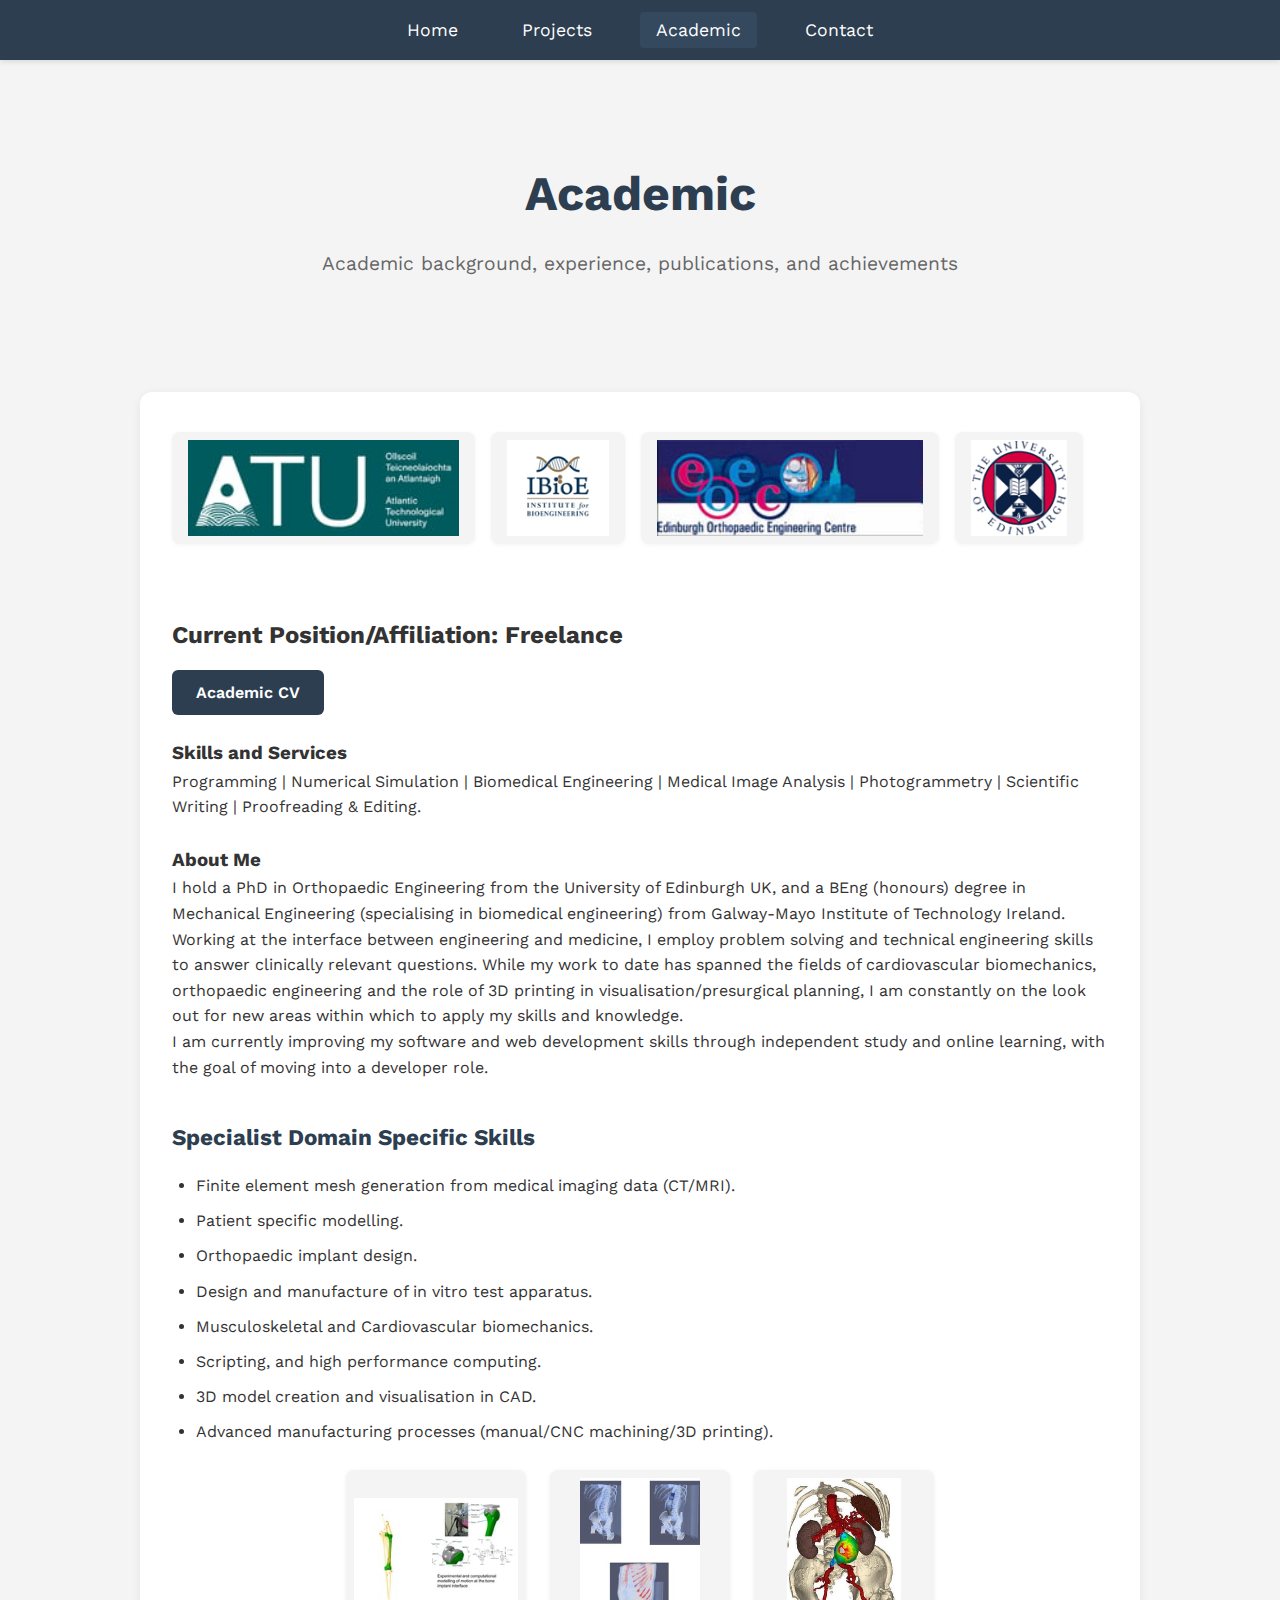
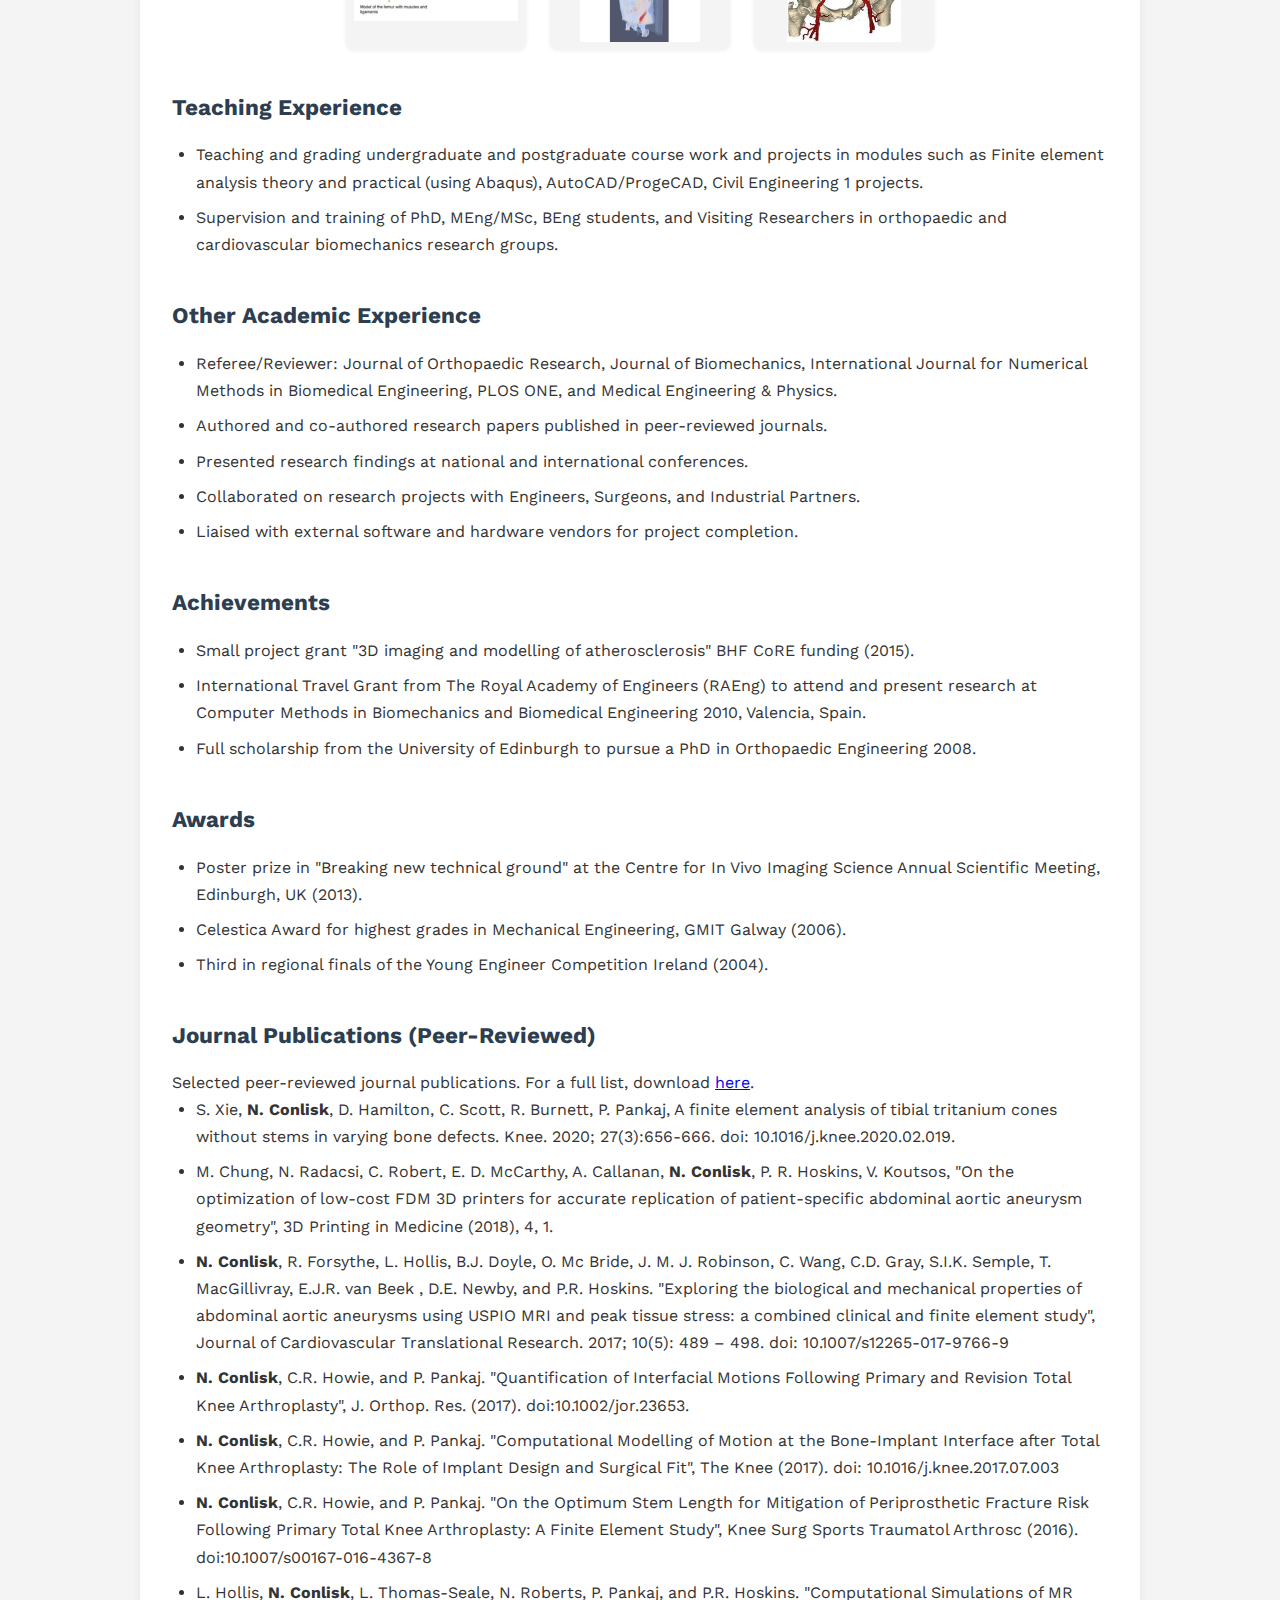
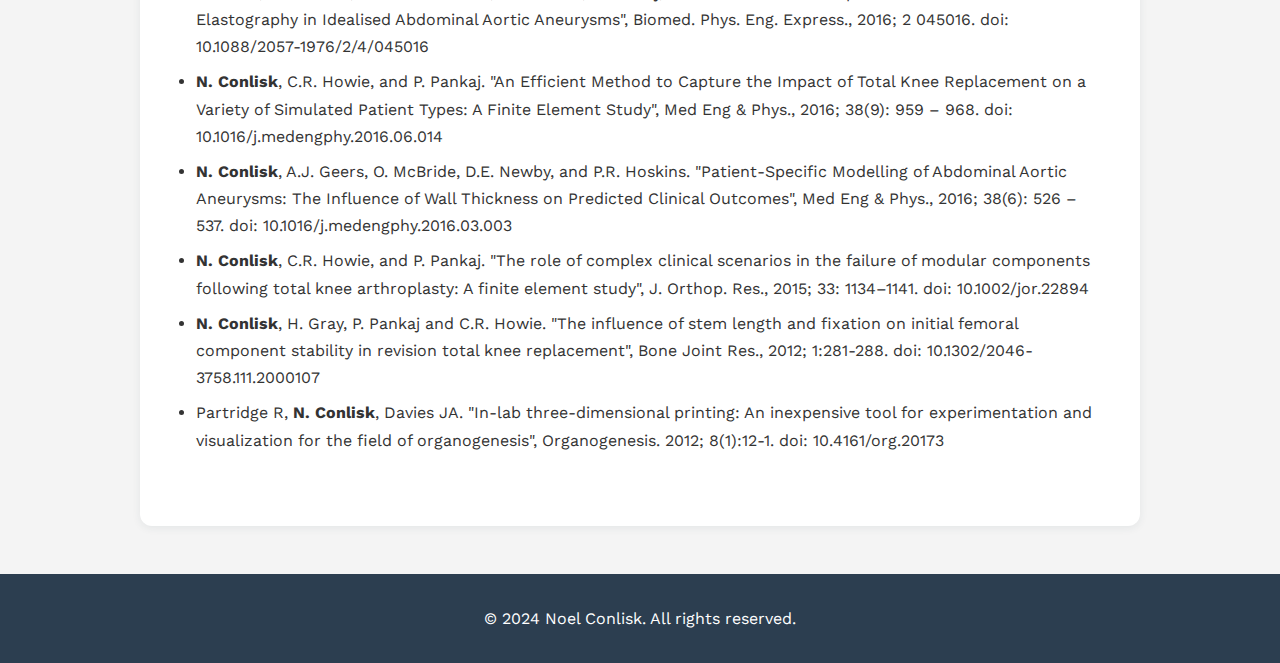
<file: Academic.html>
<!DOCTYPE html>
<html lang="en">

<head>
    <meta charset="UTF-8">
    <meta name="viewport" content="width=device-width, initial-scale=1.0">
    <title>Academic | Noel Conlisk</title>
    <link
        href="https://fonts.googleapis.com/css2?family=MuseoModerno:wght@400;700&family=Work+Sans:wght@400;600&display=swap"
        rel="stylesheet">
    <link rel="stylesheet" href="css/styles.css">
    <link rel="icon" href="images/favicon.ico">
</head>

<body>
    <header>
        <nav>
            <ul>
                <li><a href="index.html">Home</a></li>
                <li><a href="projects.html">Projects</a></li>
                <li><a href="academic.html" class="active">Academic</a></li>
                <li><a href="contact.html">Contact</a></li>
            </ul>
        </nav>
    </header>

    <main>
        <section class="hero">
            <h1>Academic</h1>
            <p class="subtitle">Academic background, experience, publications, and achievements</p>
        </section>

        <div class="academic-container">
            <section class="academic-content">
                <div class="academic-logos">
                    <img src="images/atu_logo-dOqlXgyRgEcDpr1N.png" alt="ATU Logo" class="academic-logo">
                    <img src="images/ibioe-logo__0-A0xeeqPVnNHLOOop.png" alt="IBIOE Logo" class="academic-logo">
                    <img src="images/eoec_logo-YrD112nZOLiOkGy5.png" alt="EOEC Logo" class="academic-logo">
                    <img src="images/picture1-AoPZZ0ygpBHMVP7W.png" alt="Picture 1" class="academic-logo">
                </div>
                <div class="academic-text">
                    <h2>Current Position/Affiliation: Freelance</h2>
                    <a href="nconlisk_cv_academic.pdf" class="cv-btn" download>Academic CV</a>
                    <h3>Skills and Services</h3>
                    <p>Programming | Numerical Simulation | Biomedical Engineering | Medical Image Analysis |
                        Photogrammetry | Scientific Writing | Proofreading & Editing.</p></br>

                    <h3>About Me</h3>
                    <p>I hold a PhD in Orthopaedic Engineering from the University of Edinburgh UK, and a BEng (honours)
                        degree in Mechanical Engineering (specialising in biomedical engineering) from Galway-Mayo
                        Institute of Technology Ireland.</p>
                    <p>Working at the interface between engineering and medicine, I employ problem solving and technical
                        engineering skills to answer clinically relevant questions. While my work to date has spanned
                        the fields of cardiovascular biomechanics, orthopaedic engineering and the role of 3D printing
                        in visualisation/presurgical planning, I am constantly on the look out for new areas within
                        which to apply my skills and knowledge.</p>
                    <p>I am currently improving my software and web development skills through independent study and
                        online learning, with the goal of moving into a developer role.</p>
                </div>
            </section>
            <section class="academic-section">
                <h2>Specialist Domain Specific Skills</h2>
                <ul>
                    <li>Finite element mesh generation from medical imaging data (CT/MRI).</li>
                    <li>Patient specific modelling.</li>
                    <li>Orthopaedic implant design.</li>
                    <li>Design and manufacture of in vitro test apparatus.</li>
                    <li>Musculoskeletal and Cardiovascular biomechanics.</li>
                    <li>Scripting, and high performance computing.</li>
                    <li>3D model creation and visualisation in CAD.</li>
                    <li>Advanced manufacturing processes (manual/CNC machining/3D printing).</li>
                </ul>
                <div class="academic-images">
                    <img src="images/orthofem-mp83XKXPnDIvyD2b.jpg" alt="Orthofem Example" class="academic-img">
                    <img src="images/mmi-AQE8XoXML7iG8v1K.jpg" alt="MMI Example" class="academic-img">
                    <img src="images/cardiofem-AMqaXgXz7aSyyByy.jpg" alt="Cardiofem Example" class="academic-img">
                </div>
            </section>
            <section class="academic-section">
                <h2>Teaching Experience</h2>
                <ul>
                    <li>Teaching and grading undergraduate and postgraduate course work and projects in modules such as
                        Finite element analysis theory and practical (using Abaqus), AutoCAD/ProgeCAD, Civil Engineering
                        1 projects.</li>
                    <li>Supervision and training of PhD, MEng/MSc, BEng students, and Visiting Researchers in
                        orthopaedic and cardiovascular biomechanics research groups.</li>
                </ul>
            </section>
            <section class="academic-section">
                <h2>Other Academic Experience</h2>
                <ul>
                    <li>Referee/Reviewer: Journal of Orthopaedic Research, Journal of Biomechanics, International
                        Journal for Numerical Methods in Biomedical Engineering, PLOS ONE, and Medical Engineering &
                        Physics.</li>
                    <li>Authored and co-authored research papers published in peer-reviewed journals.</li>
                    <li>Presented research findings at national and international conferences.</li>
                    <li>Collaborated on research projects with Engineers, Surgeons, and Industrial Partners.</li>
                    <li>Liaised with external software and hardware vendors for project completion.</li>
                </ul>
            </section>
            <section class="academic-section">
                <h2>Achievements</h2>
                <ul>
                    <li>Small project grant "3D imaging and modelling of atherosclerosis" BHF CoRE funding (2015).</li>
                    <li>International Travel Grant from The Royal Academy of Engineers (RAEng) to attend and present
                        research at Computer Methods in Biomechanics and Biomedical Engineering 2010, Valencia, Spain.
                    </li>
                    <li>Full scholarship from the University of Edinburgh to pursue a PhD in Orthopaedic Engineering
                        2008.</li>
                </ul>
            </section>
            <section class="academic-section">
                <h2>Awards</h2>
                <ul>
                    <li>Poster prize in "Breaking new technical ground" at the Centre for In Vivo Imaging Science Annual
                        Scientific Meeting, Edinburgh, UK (2013).</li>
                    <li>Celestica Award for highest grades in Mechanical Engineering, GMIT Galway (2006).</li>
                    <li>Third in regional finals of the Young Engineer Competition Ireland (2004).</li>
                </ul>
            </section>
            <section class="academic-section">
                <h2>Journal Publications (Peer-Reviewed)</h2>
                <p>Selected peer-reviewed journal publications. For a full list, download <a href="publications.pdf"
                        download>here</a>.</p>
                <ul>
                    <li>S. Xie, <strong>N. Conlisk</strong>, D. Hamilton, C. Scott, R. Burnett, P. Pankaj, A finite
                        element analysis of tibial tritanium cones without stems in varying bone defects. Knee. 2020;
                        27(3):656-666. doi: 10.1016/j.knee.2020.02.019.</li>
                    <li>M. Chung, N. Radacsi, C. Robert, E. D. McCarthy, A. Callanan, <strong>N. Conlisk</strong>, P. R.
                        Hoskins, V. Koutsos, "On the optimization of low-cost FDM 3D printers for accurate replication
                        of patient-specific abdominal aortic aneurysm geometry", 3D Printing in Medicine (2018), 4, 1.
                    </li>
                    <li><strong>N. Conlisk</strong>, R. Forsythe, L. Hollis, B.J. Doyle, O. Mc Bride, J. M. J. Robinson,
                        C. Wang, C.D. Gray, S.I.K. Semple, T. MacGillivray, E.J.R. van Beek , D.E. Newby, and P.R.
                        Hoskins. "Exploring the biological and mechanical properties of abdominal aortic aneurysms using
                        USPIO MRI and peak tissue stress: a combined clinical and finite element study", Journal of
                        Cardiovascular Translational Research. 2017; 10(5): 489 – 498. doi: 10.1007/s12265-017-9766-9
                    </li>
                    <li><strong>N. Conlisk</strong>, C.R. Howie, and P. Pankaj. "Quantification of Interfacial Motions
                        Following Primary and Revision Total Knee Arthroplasty", J. Orthop. Res. (2017).
                        doi:10.1002/jor.23653.</li>
                    <li><strong>N. Conlisk</strong>, C.R. Howie, and P. Pankaj. "Computational Modelling of Motion at
                        the Bone-Implant Interface after Total Knee Arthroplasty: The Role of Implant Design and
                        Surgical Fit", The Knee (2017). doi: 10.1016/j.knee.2017.07.003</li>
                    <li><strong>N. Conlisk</strong>, C.R. Howie, and P. Pankaj. "On the Optimum Stem Length for
                        Mitigation of Periprosthetic Fracture Risk Following Primary Total Knee Arthroplasty: A Finite
                        Element Study", Knee Surg Sports Traumatol Arthrosc (2016). doi:10.1007/s00167-016-4367-8</li>
                    <li>L. Hollis, <strong>N. Conlisk</strong>, L. Thomas-Seale, N. Roberts, P. Pankaj, and P.R.
                        Hoskins. "Computational Simulations of MR Elastography in Idealised Abdominal Aortic Aneurysms",
                        Biomed. Phys. Eng. Express., 2016; 2 045016. doi: 10.1088/2057-1976/2/4/045016</li>
                    <li><strong>N. Conlisk</strong>, C.R. Howie, and P. Pankaj. "An Efficient Method to Capture the
                        Impact of Total Knee Replacement on a Variety of Simulated Patient Types: A Finite Element
                        Study", Med Eng & Phys., 2016; 38(9): 959 – 968. doi: 10.1016/j.medengphy.2016.06.014</li>
                    <li><strong>N. Conlisk</strong>, A.J. Geers, O. McBride, D.E. Newby, and P.R. Hoskins.
                        "Patient-Specific Modelling of Abdominal Aortic Aneurysms: The Influence of Wall Thickness on
                        Predicted Clinical Outcomes", Med Eng & Phys., 2016; 38(6): 526 – 537. doi:
                        10.1016/j.medengphy.2016.03.003</li>
                    <li><strong>N. Conlisk</strong>, C.R. Howie, and P. Pankaj. "The role of complex clinical scenarios
                        in the failure of modular components following total knee arthroplasty: A finite element study",
                        J. Orthop. Res., 2015; 33: 1134–1141. doi: 10.1002/jor.22894</li>
                    <li><strong>N. Conlisk</strong>, H. Gray, P. Pankaj and C.R. Howie. "The influence of stem length
                        and fixation on initial femoral component stability in revision total knee replacement", Bone
                        Joint Res., 2012; 1:281-288. doi: 10.1302/2046-3758.111.2000107</li>
                    <li>Partridge R, <strong>N. Conlisk</strong>, Davies JA. "In-lab three-dimensional printing: An
                        inexpensive tool for experimentation and visualization for the field of organogenesis",
                        Organogenesis. 2012; 8(1):12-1. doi: 10.4161/org.20173</li>
                </ul>
            </section>
        </div>
    </main>

    <footer>
        <p>&copy; 2024 Noel Conlisk. All rights reserved.</p>
    </footer>
</body>

</html>
</file>
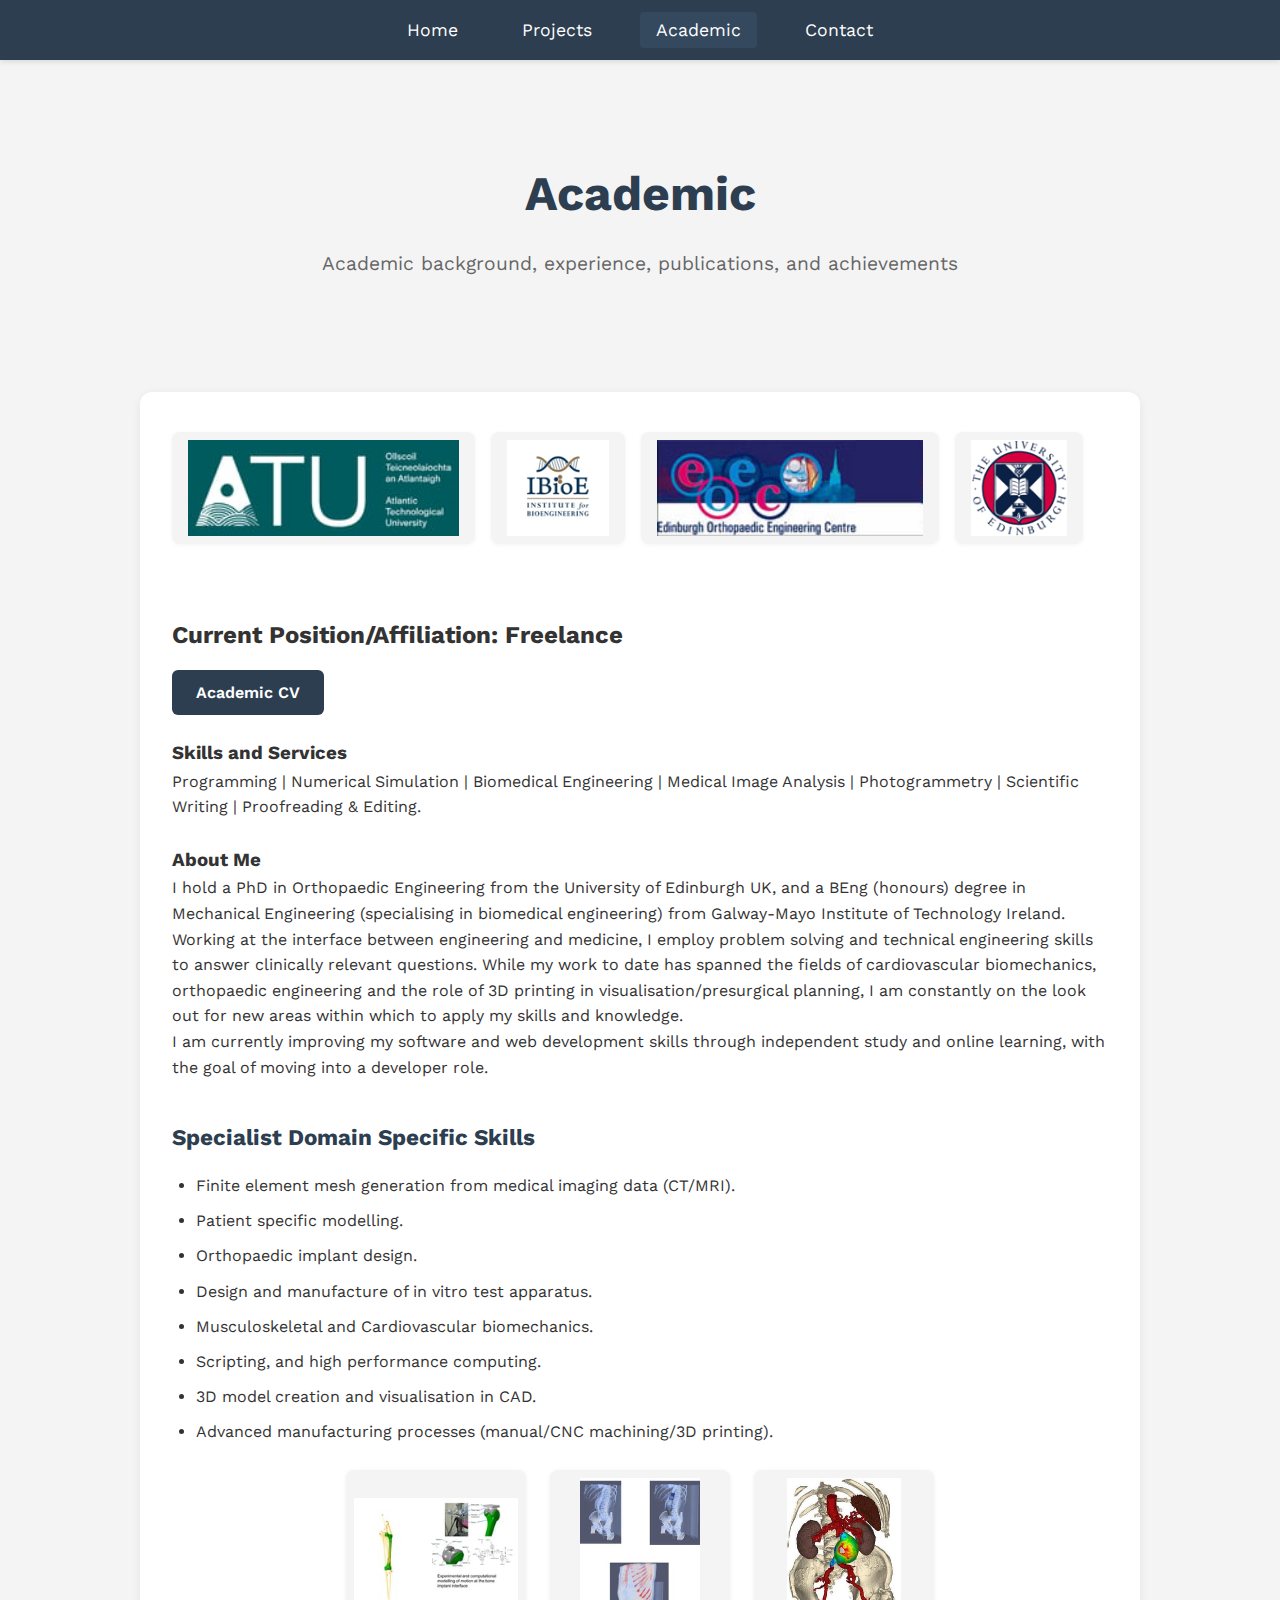
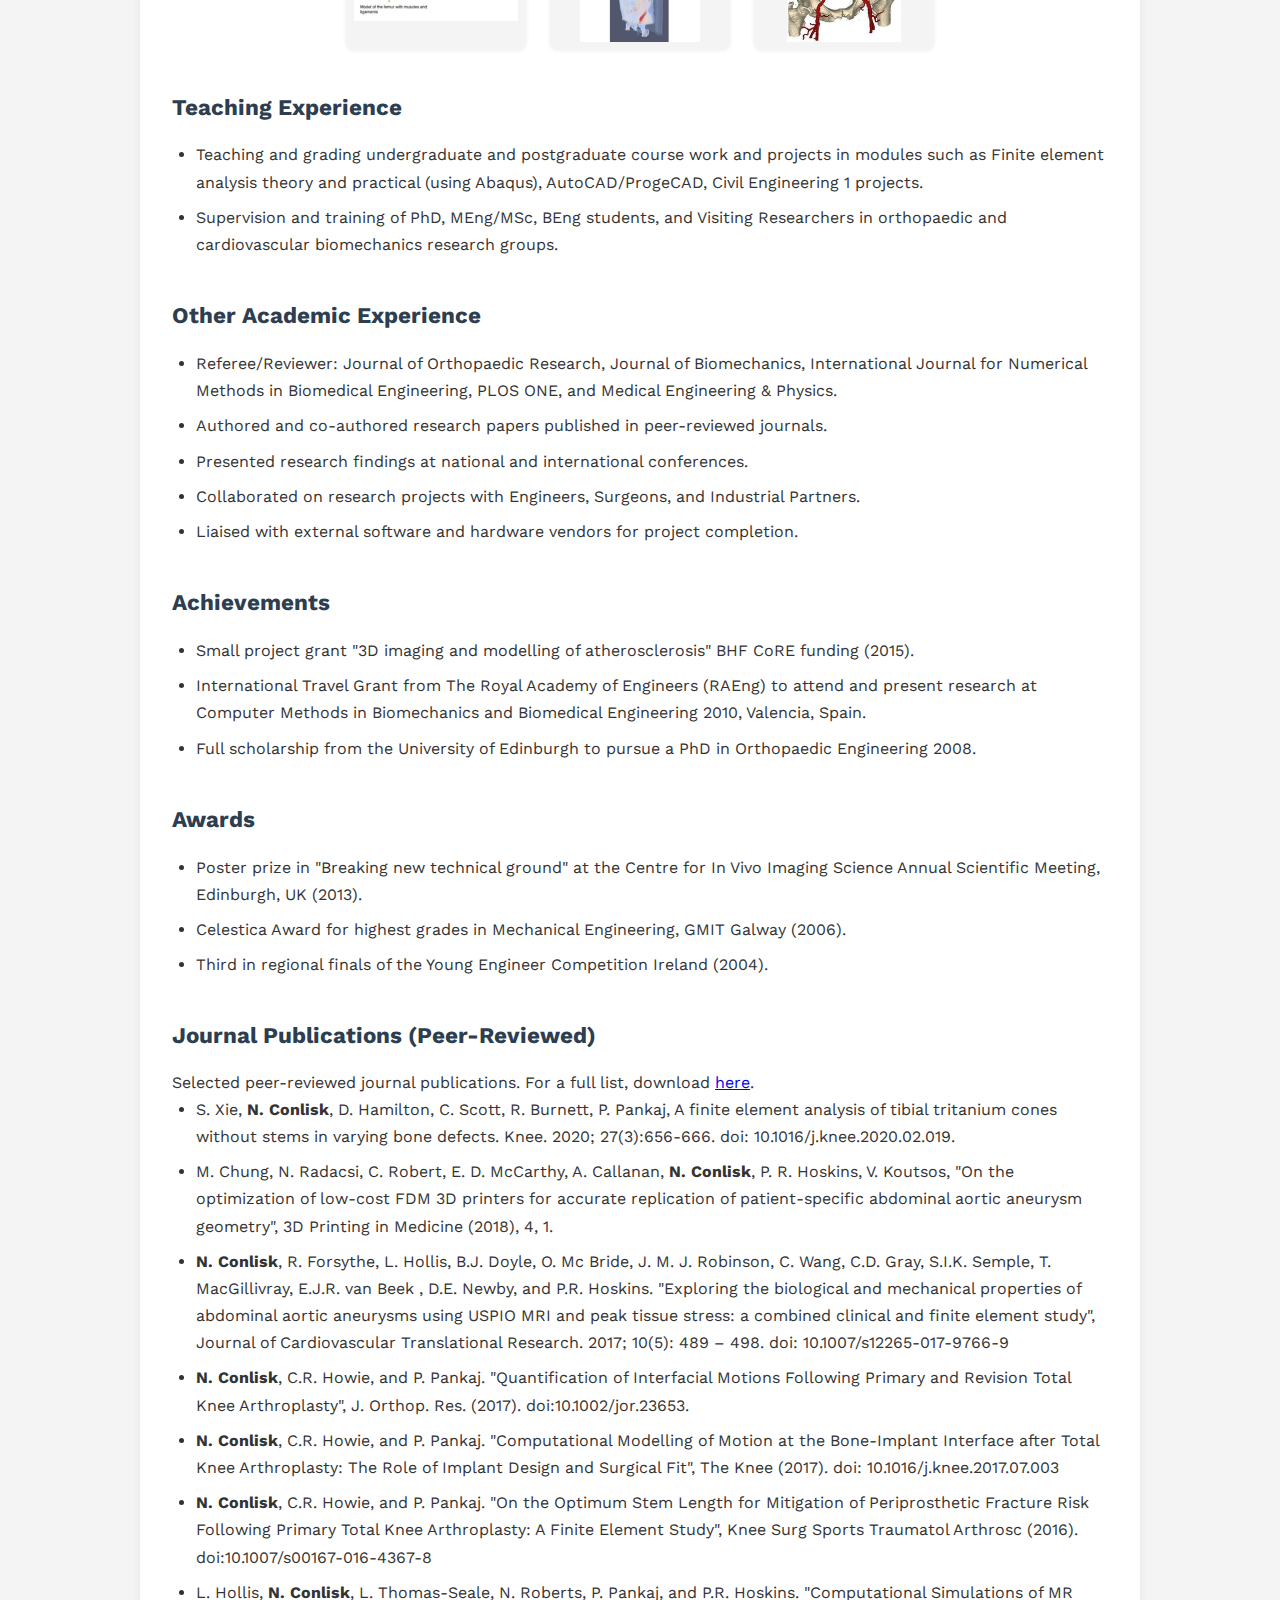
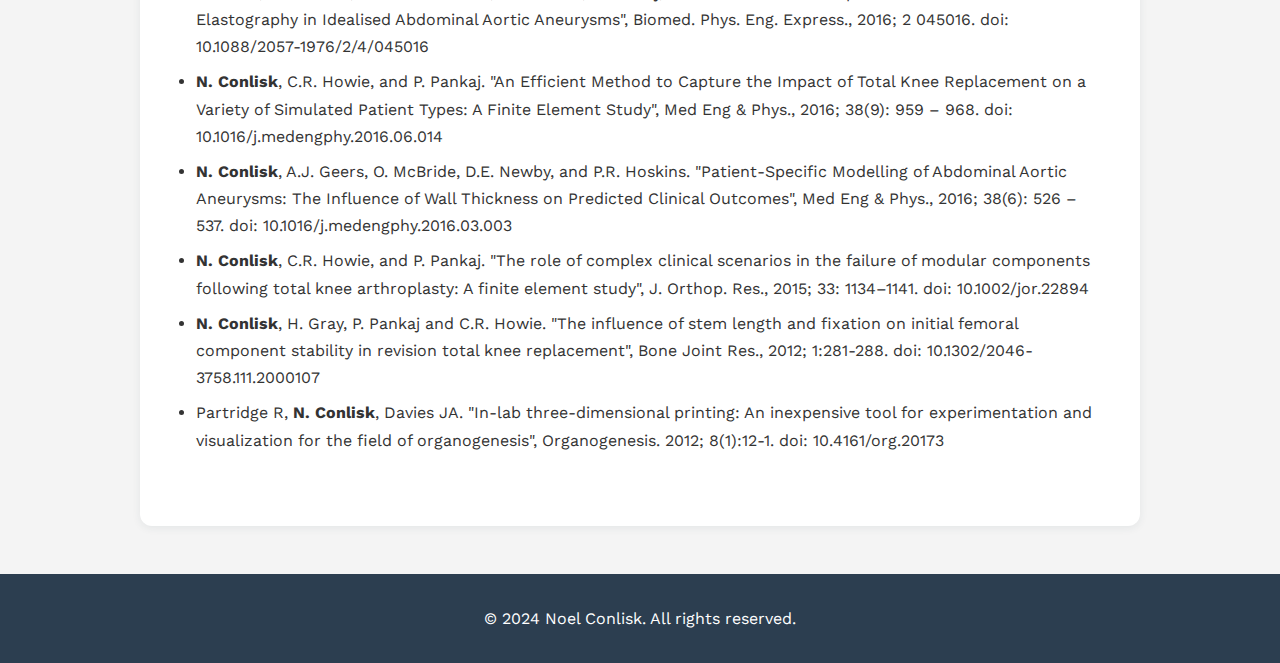
<file: academic.html>
<!DOCTYPE html>
<html lang="en">

<head>
    <meta charset="UTF-8">
    <meta name="viewport" content="width=device-width, initial-scale=1.0">
    <title>Academic | Noel Conlisk</title>
    <link
        href="https://fonts.googleapis.com/css2?family=MuseoModerno:wght@400;700&family=Work+Sans:wght@400;600&display=swap"
        rel="stylesheet">
    <link rel="stylesheet" href="css/styles.css">
    <link rel="icon" href="images/favicon.ico">
</head>

<body>
    <header>
        <nav>
            <ul>
                <li><a href="index.html">Home</a></li>
                <li><a href="projects.html">Projects</a></li>
                <li><a href="academic.html" class="active">Academic</a></li>
                <li><a href="contact.html">Contact</a></li>
            </ul>
        </nav>
    </header>

    <main>
        <section class="hero">
            <h1>Academic</h1>
            <p class="subtitle">Academic background, experience, publications, and achievements</p>
        </section>

        <div class="academic-container">
            <section class="academic-content">
                <div class="academic-logos">
                    <img src="images/atu_logo-dOqlXgyRgEcDpr1N.png" alt="ATU Logo" class="academic-logo">
                    <img src="images/ibioe-logo__0-A0xeeqPVnNHLOOop.png" alt="IBIOE Logo" class="academic-logo">
                    <img src="images/eoec_logo-YrD112nZOLiOkGy5.png" alt="EOEC Logo" class="academic-logo">
                    <img src="images/picture1-AoPZZ0ygpBHMVP7W.png" alt="Picture 1" class="academic-logo">
                </div>
                <div class="academic-text">
                    <h2>Current Position/Affiliation: Freelance</h2>
                    <a href="nconlisk_cv_academic.pdf" class="cv-btn" download>Academic CV</a>
                    <h3>Skills and Services</h3>
                    <p>Programming | Numerical Simulation | Biomedical Engineering | Medical Image Analysis |
                        Photogrammetry | Scientific Writing | Proofreading & Editing.</p></br>

                    <h3>About Me</h3>
                    <p>I hold a PhD in Orthopaedic Engineering from the University of Edinburgh UK, and a BEng (honours)
                        degree in Mechanical Engineering (specialising in biomedical engineering) from Galway-Mayo
                        Institute of Technology Ireland.</p>
                    <p>Working at the interface between engineering and medicine, I employ problem solving and technical
                        engineering skills to answer clinically relevant questions. While my work to date has spanned
                        the fields of cardiovascular biomechanics, orthopaedic engineering and the role of 3D printing
                        in visualisation/presurgical planning, I am constantly on the look out for new areas within
                        which to apply my skills and knowledge.</p>
                    <p>I am currently improving my software and web development skills through independent study and
                        online learning, with the goal of moving into a developer role.</p>
                </div>
            </section>
            <section class="academic-section">
                <h2>Specialist Domain Specific Skills</h2>
                <ul>
                    <li>Finite element mesh generation from medical imaging data (CT/MRI).</li>
                    <li>Patient specific modelling.</li>
                    <li>Orthopaedic implant design.</li>
                    <li>Design and manufacture of in vitro test apparatus.</li>
                    <li>Musculoskeletal and Cardiovascular biomechanics.</li>
                    <li>Scripting, and high performance computing.</li>
                    <li>3D model creation and visualisation in CAD.</li>
                    <li>Advanced manufacturing processes (manual/CNC machining/3D printing).</li>
                </ul>
                <div class="academic-images">
                    <img src="images/orthofem-mp83XKXPnDIvyD2b.jpg" alt="Orthofem Example" class="academic-img">
                    <img src="images/mmi-AQE8XoXML7iG8v1K.jpg" alt="MMI Example" class="academic-img">
                    <img src="images/cardiofem-AMqaXgXz7aSyyByy.jpg" alt="Cardiofem Example" class="academic-img">
                </div>
            </section>
            <section class="academic-section">
                <h2>Teaching Experience</h2>
                <ul>
                    <li>Teaching and grading undergraduate and postgraduate course work and projects in modules such as
                        Finite element analysis theory and practical (using Abaqus), AutoCAD/ProgeCAD, Civil Engineering
                        1 projects.</li>
                    <li>Supervision and training of PhD, MEng/MSc, BEng students, and Visiting Researchers in
                        orthopaedic and cardiovascular biomechanics research groups.</li>
                </ul>
            </section>
            <section class="academic-section">
                <h2>Other Academic Experience</h2>
                <ul>
                    <li>Referee/Reviewer: Journal of Orthopaedic Research, Journal of Biomechanics, International
                        Journal for Numerical Methods in Biomedical Engineering, PLOS ONE, and Medical Engineering &
                        Physics.</li>
                    <li>Authored and co-authored research papers published in peer-reviewed journals.</li>
                    <li>Presented research findings at national and international conferences.</li>
                    <li>Collaborated on research projects with Engineers, Surgeons, and Industrial Partners.</li>
                    <li>Liaised with external software and hardware vendors for project completion.</li>
                </ul>
            </section>
            <section class="academic-section">
                <h2>Achievements</h2>
                <ul>
                    <li>Small project grant "3D imaging and modelling of atherosclerosis" BHF CoRE funding (2015).</li>
                    <li>International Travel Grant from The Royal Academy of Engineers (RAEng) to attend and present
                        research at Computer Methods in Biomechanics and Biomedical Engineering 2010, Valencia, Spain.
                    </li>
                    <li>Full scholarship from the University of Edinburgh to pursue a PhD in Orthopaedic Engineering
                        2008.</li>
                </ul>
            </section>
            <section class="academic-section">
                <h2>Awards</h2>
                <ul>
                    <li>Poster prize in "Breaking new technical ground" at the Centre for In Vivo Imaging Science Annual
                        Scientific Meeting, Edinburgh, UK (2013).</li>
                    <li>Celestica Award for highest grades in Mechanical Engineering, GMIT Galway (2006).</li>
                    <li>Third in regional finals of the Young Engineer Competition Ireland (2004).</li>
                </ul>
            </section>
            <section class="academic-section">
                <h2>Journal Publications (Peer-Reviewed)</h2>
                <p>Selected peer-reviewed journal publications. For a full list, download <a href="publications.pdf"
                        download>here</a>.</p>
                <ul>
                    <li>S. Xie, <strong>N. Conlisk</strong>, D. Hamilton, C. Scott, R. Burnett, P. Pankaj, A finite
                        element analysis of tibial tritanium cones without stems in varying bone defects. Knee. 2020;
                        27(3):656-666. doi: 10.1016/j.knee.2020.02.019.</li>
                    <li>M. Chung, N. Radacsi, C. Robert, E. D. McCarthy, A. Callanan, <strong>N. Conlisk</strong>, P. R.
                        Hoskins, V. Koutsos, "On the optimization of low-cost FDM 3D printers for accurate replication
                        of patient-specific abdominal aortic aneurysm geometry", 3D Printing in Medicine (2018), 4, 1.
                    </li>
                    <li><strong>N. Conlisk</strong>, R. Forsythe, L. Hollis, B.J. Doyle, O. Mc Bride, J. M. J. Robinson,
                        C. Wang, C.D. Gray, S.I.K. Semple, T. MacGillivray, E.J.R. van Beek , D.E. Newby, and P.R.
                        Hoskins. "Exploring the biological and mechanical properties of abdominal aortic aneurysms using
                        USPIO MRI and peak tissue stress: a combined clinical and finite element study", Journal of
                        Cardiovascular Translational Research. 2017; 10(5): 489 – 498. doi: 10.1007/s12265-017-9766-9
                    </li>
                    <li><strong>N. Conlisk</strong>, C.R. Howie, and P. Pankaj. "Quantification of Interfacial Motions
                        Following Primary and Revision Total Knee Arthroplasty", J. Orthop. Res. (2017).
                        doi:10.1002/jor.23653.</li>
                    <li><strong>N. Conlisk</strong>, C.R. Howie, and P. Pankaj. "Computational Modelling of Motion at
                        the Bone-Implant Interface after Total Knee Arthroplasty: The Role of Implant Design and
                        Surgical Fit", The Knee (2017). doi: 10.1016/j.knee.2017.07.003</li>
                    <li><strong>N. Conlisk</strong>, C.R. Howie, and P. Pankaj. "On the Optimum Stem Length for
                        Mitigation of Periprosthetic Fracture Risk Following Primary Total Knee Arthroplasty: A Finite
                        Element Study", Knee Surg Sports Traumatol Arthrosc (2016). doi:10.1007/s00167-016-4367-8</li>
                    <li>L. Hollis, <strong>N. Conlisk</strong>, L. Thomas-Seale, N. Roberts, P. Pankaj, and P.R.
                        Hoskins. "Computational Simulations of MR Elastography in Idealised Abdominal Aortic Aneurysms",
                        Biomed. Phys. Eng. Express., 2016; 2 045016. doi: 10.1088/2057-1976/2/4/045016</li>
                    <li><strong>N. Conlisk</strong>, C.R. Howie, and P. Pankaj. "An Efficient Method to Capture the
                        Impact of Total Knee Replacement on a Variety of Simulated Patient Types: A Finite Element
                        Study", Med Eng & Phys., 2016; 38(9): 959 – 968. doi: 10.1016/j.medengphy.2016.06.014</li>
                    <li><strong>N. Conlisk</strong>, A.J. Geers, O. McBride, D.E. Newby, and P.R. Hoskins.
                        "Patient-Specific Modelling of Abdominal Aortic Aneurysms: The Influence of Wall Thickness on
                        Predicted Clinical Outcomes", Med Eng & Phys., 2016; 38(6): 526 – 537. doi:
                        10.1016/j.medengphy.2016.03.003</li>
                    <li><strong>N. Conlisk</strong>, C.R. Howie, and P. Pankaj. "The role of complex clinical scenarios
                        in the failure of modular components following total knee arthroplasty: A finite element study",
                        J. Orthop. Res., 2015; 33: 1134–1141. doi: 10.1002/jor.22894</li>
                    <li><strong>N. Conlisk</strong>, H. Gray, P. Pankaj and C.R. Howie. "The influence of stem length
                        and fixation on initial femoral component stability in revision total knee replacement", Bone
                        Joint Res., 2012; 1:281-288. doi: 10.1302/2046-3758.111.2000107</li>
                    <li>Partridge R, <strong>N. Conlisk</strong>, Davies JA. "In-lab three-dimensional printing: An
                        inexpensive tool for experimentation and visualization for the field of organogenesis",
                        Organogenesis. 2012; 8(1):12-1. doi: 10.4161/org.20173</li>
                </ul>
            </section>
        </div>
    </main>

    <footer>
        <p>&copy; 2024 Noel Conlisk. All rights reserved.</p>
    </footer>
</body>

</html>
</file>
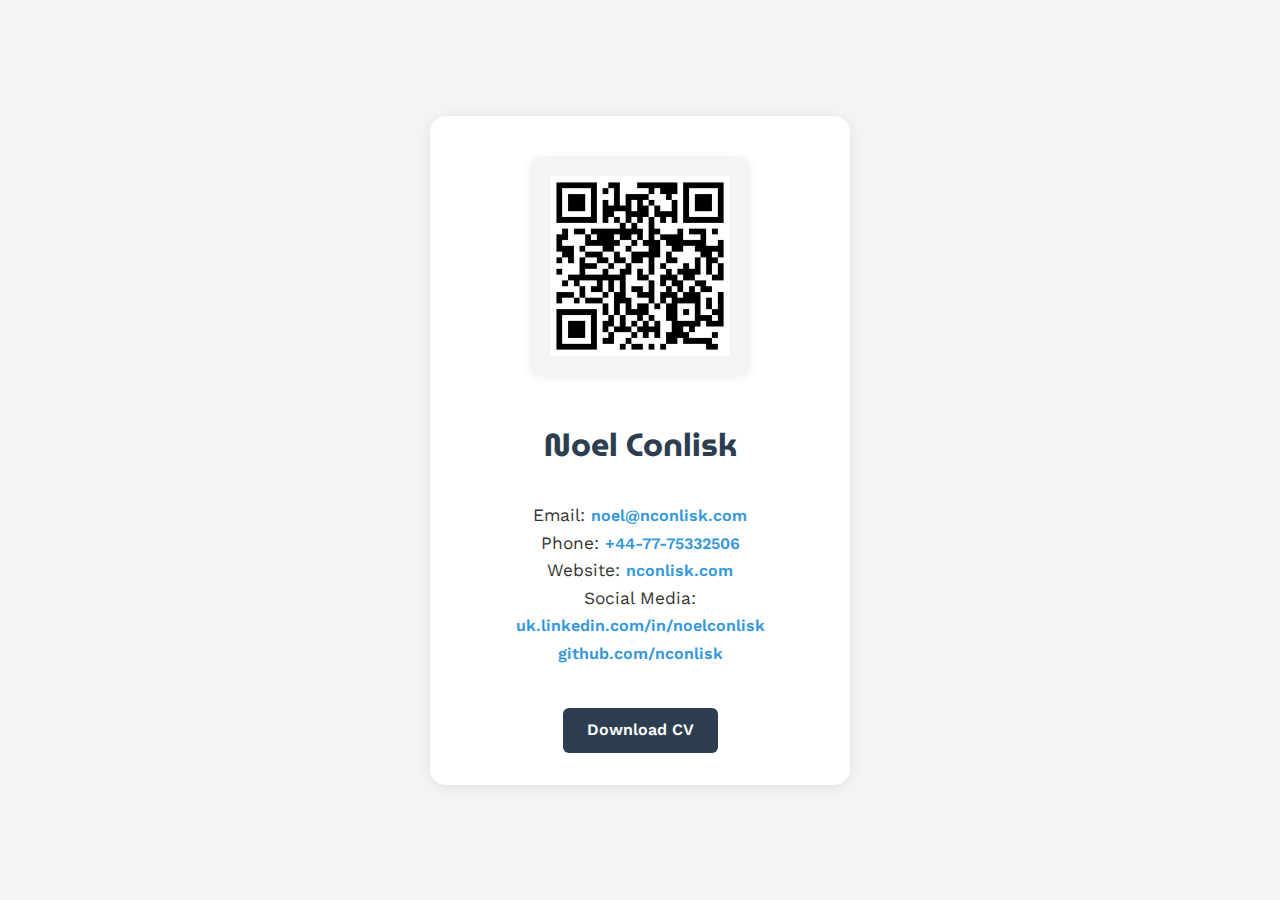
<file: card.html>
<!DOCTYPE html>
<html lang="en">

<head>
    <meta charset="UTF-8">
    <meta name="viewport" content="width=device-width, initial-scale=1.0">
    <title>Virtual Business Card | Noel Conlisk</title>
    <link
        href="https://fonts.googleapis.com/css2?family=MuseoModerno:wght@400;700&family=Work+Sans:wght@400;600&display=swap"
        rel="stylesheet">
    <link rel="stylesheet" href="./css/styles.css">
    <link rel="icon" href="./images/favicon.ico">
    <style>
        body {
            background: #f4f4f4;
            min-height: 100vh;
            display: flex;
            align-items: center;
            justify-content: center;
        }

        .vcard-container {
            background: #fff;
            border-radius: 16px;
            box-shadow: 0 2px 12px rgba(44, 62, 80, 0.10);
            max-width: 420px;
            width: 100%;
            padding: 2.5rem 2rem 2rem 2rem;
            display: flex;
            flex-direction: column;
            align-items: center;
            gap: 1.5rem;
        }

        .vcard-qr {
            width: 220px;
            height: 220px;
            background: #f4f4f4;
            border-radius: 12px;
            box-shadow: 0 2px 8px rgba(44, 62, 80, 0.08);
            display: flex;
            align-items: center;
            justify-content: center;
            margin-bottom: 1.2rem;
        }

        .vcard-qr img {
            width: 180px;
            height: 180px;
            object-fit: contain;
        }

        .vcard-name {
            font-family: 'MuseoModerno', cursive;
            font-size: 2rem;
            color: #2c3e50;
            font-weight: 700;
            margin-bottom: 0.5rem;
            text-align: center;
        }

        .vcard-links {
            font-family: 'Work Sans', sans-serif;
            color: #333;
            font-size: 1.08rem;
            text-align: center;
            margin-bottom: 0.5rem;
        }

        .vcard-links a {
            color: #3498db;
            text-decoration: none;
            font-weight: 600;
            font-size: 1rem;
            word-break: break-all;
        }

        .vcard-links a:hover {
            text-decoration: underline;
        }

        .vcard-btn {
            display: inline-block;
            background: #2c3e50;
            color: #fff;
            padding: 0.6rem 1.5rem;
            border-radius: 6px;
            font-weight: 600;
            text-decoration: none;
            font-size: 1rem;
            margin-top: 0.5rem;
            transition: background 0.2s;
        }

        .vcard-btn:hover {
            background: #34495e;
        }
    </style>
</head>

<body>
    <div class="vcard-container">
        <div class="vcard-qr">
            <img src="./images/nconlisk-card-mePLJLP7MLflXlJ9.png" alt="Noel Conlisk QR Code">
        </div>
        <div class="vcard-name">Noel Conlisk</div>
        <div class="vcard-links">
            Email: <a href="mailto:noel@nconlisk.com">noel@nconlisk.com</a></br>
            Phone: <a href="tel:+447775332506">+44-77-75332506</a></br>
            Website: <a href="https://nconlisk.com" target="_blank">nconlisk.com</a></br>
            Social Media:</br>
            <a href="https://uk.linkedin.com/in/noelconlisk" target="_blank">uk.linkedin.com/in/noelconlisk</a></br>
            <a href="https://github.com/nconlisk" target="_blank">github.com/nconlisk</a>
        </div>
        <a href="nconlisk_cv.pdf" class="vcard-btn" download>Download CV</a>
    </div>
</body>

</html>
</file>
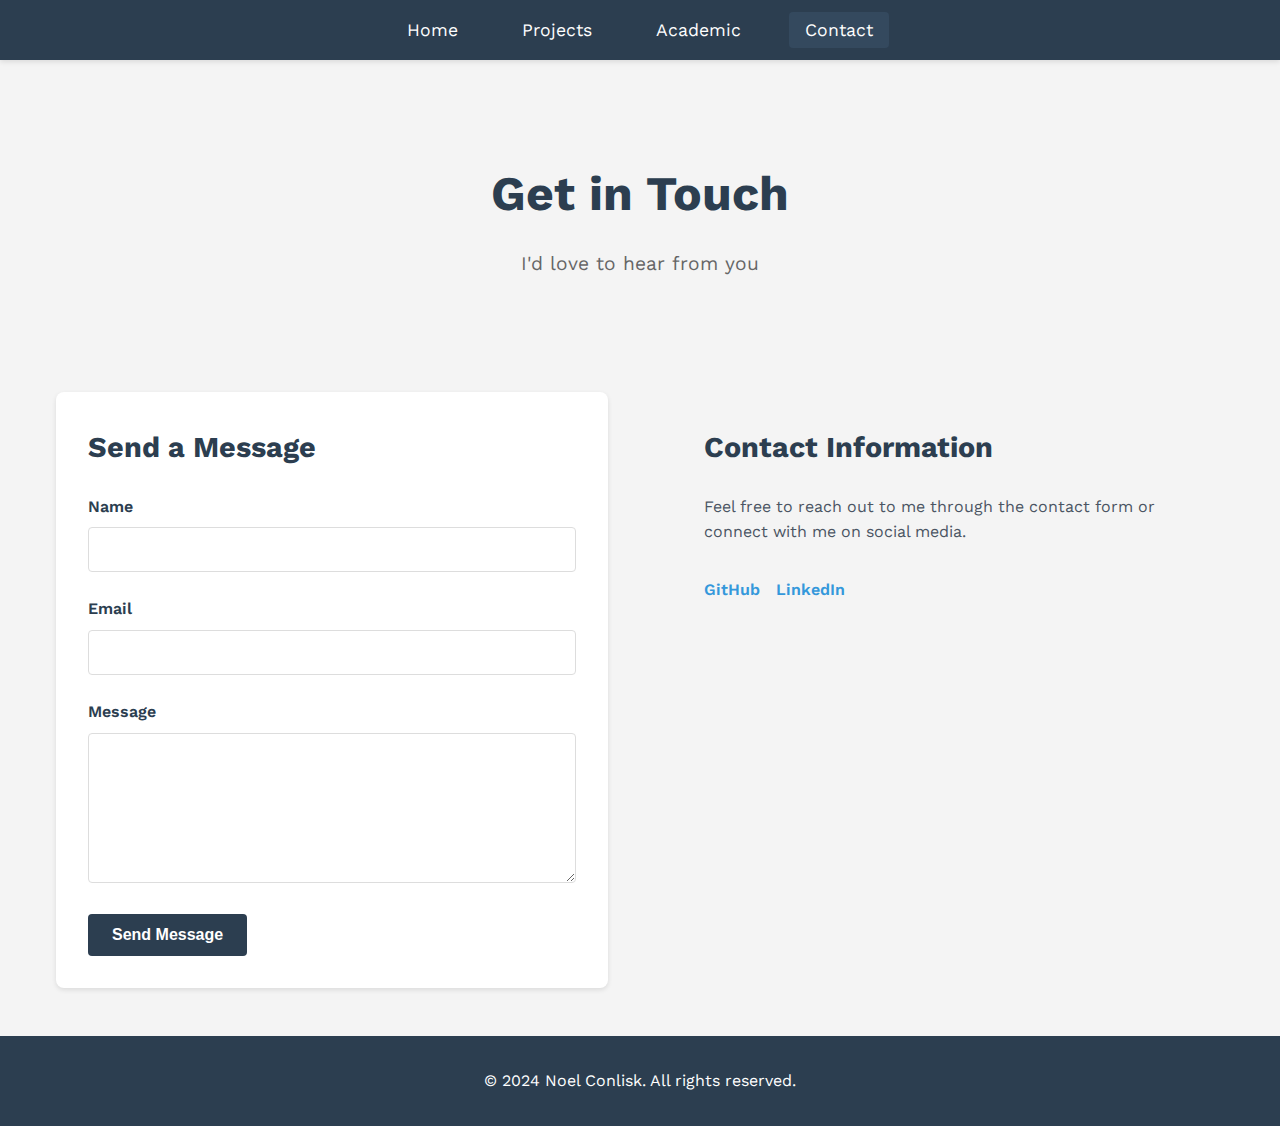
<file: contact.html>
<!DOCTYPE html>
<html lang="en">
<head>
    <meta charset="UTF-8">
    <meta name="viewport" content="width=device-width, initial-scale=1.0">
    <title>Contact | Noel Conlisk</title>
    <link href="https://fonts.googleapis.com/css2?family=MuseoModerno:wght@400;700&family=Work+Sans:wght@400;600&display=swap" rel="stylesheet">
    <link rel="stylesheet" href="./css/styles.css">
    <link rel="icon" href="./images/favicon.ico">
</head>
<body>
    <header>
        <nav>
            <ul>
                <li><a href="index.html">Home</a></li>
                <li><a href="projects.html">Projects</a></li>
                <li><a href="academic.html">Academic</a></li>
                <li><a href="contact.html" class="active">Contact</a></li>
            </ul>
        </nav>
    </header>

    <main>
        <section class="hero">
            <h1>Get in Touch</h1>
            <p class="subtitle">I'd love to hear from you</p>
        </section>

        <section class="contact-content">
            <div class="contact-grid">
                <div class="contact-form">
                    <h2>Send a Message</h2>
                    <form>
                        <div class="form-group">
                            <label for="name">Name</label>
                            <input type="text" id="name" name="name" required>
                        </div>
                        <div class="form-group">
                            <label for="email">Email</label>
                            <input type="email" id="email" name="email" required>
                        </div>
                        <div class="form-group">
                            <label for="message">Message</label>
                            <textarea id="message" name="message" required></textarea>
                        </div>
                        <button type="submit" class="submit-btn">Send Message</button>
                    </form>
                </div>
                <div class="contact-info">
                    <h2>Contact Information</h2>
                    <p>Feel free to reach out to me through the contact form or connect with me on social media.</p>
                    <div class="social-links">
                        <a href="https://github.com/nconlisk" target="_blank" class="social-link">GitHub</a>
                        <a href="https://linkedin.com/in/noel-conlisk" target="_blank" class="social-link">LinkedIn</a>
                    </div>
                </div>
            </div>
        </section>
    </main>

    <footer>
        <p>&copy; 2024 Noel Conlisk. All rights reserved.</p>
    </footer>
</body>
</html>
</file>
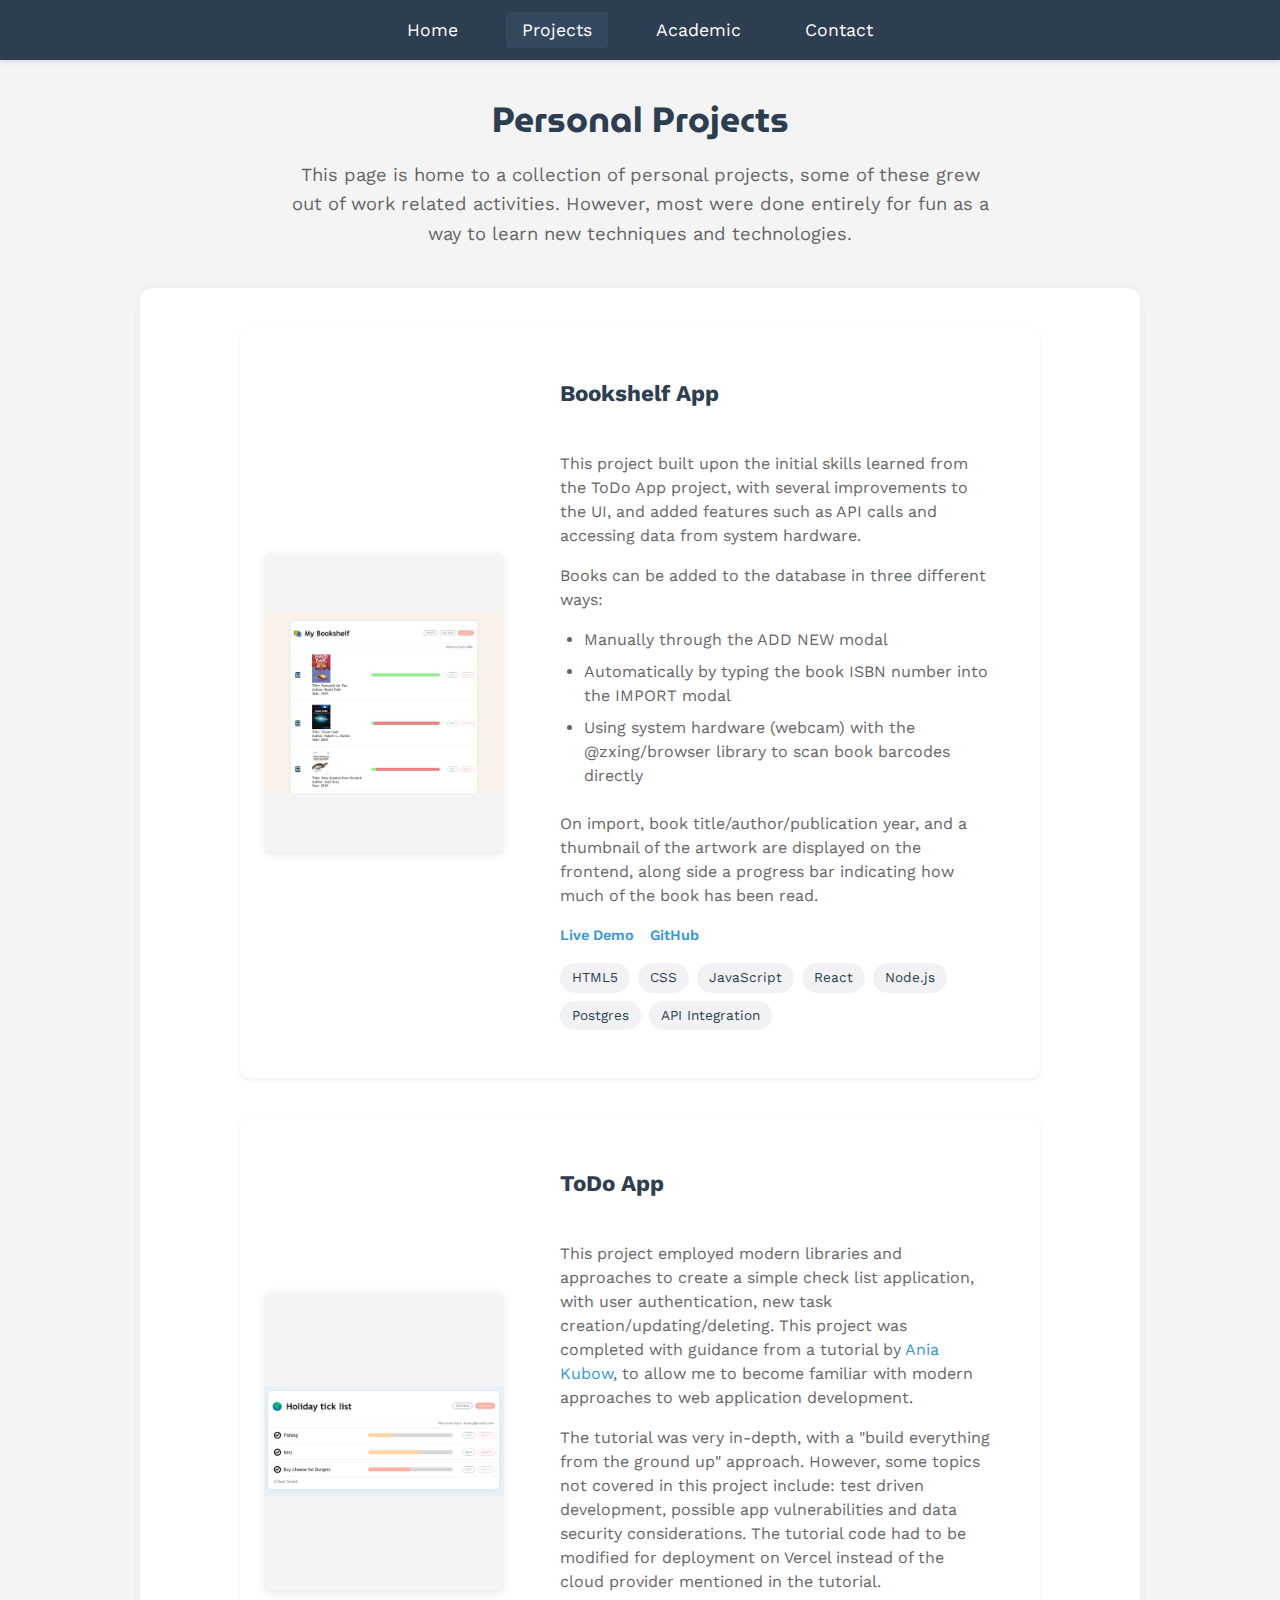
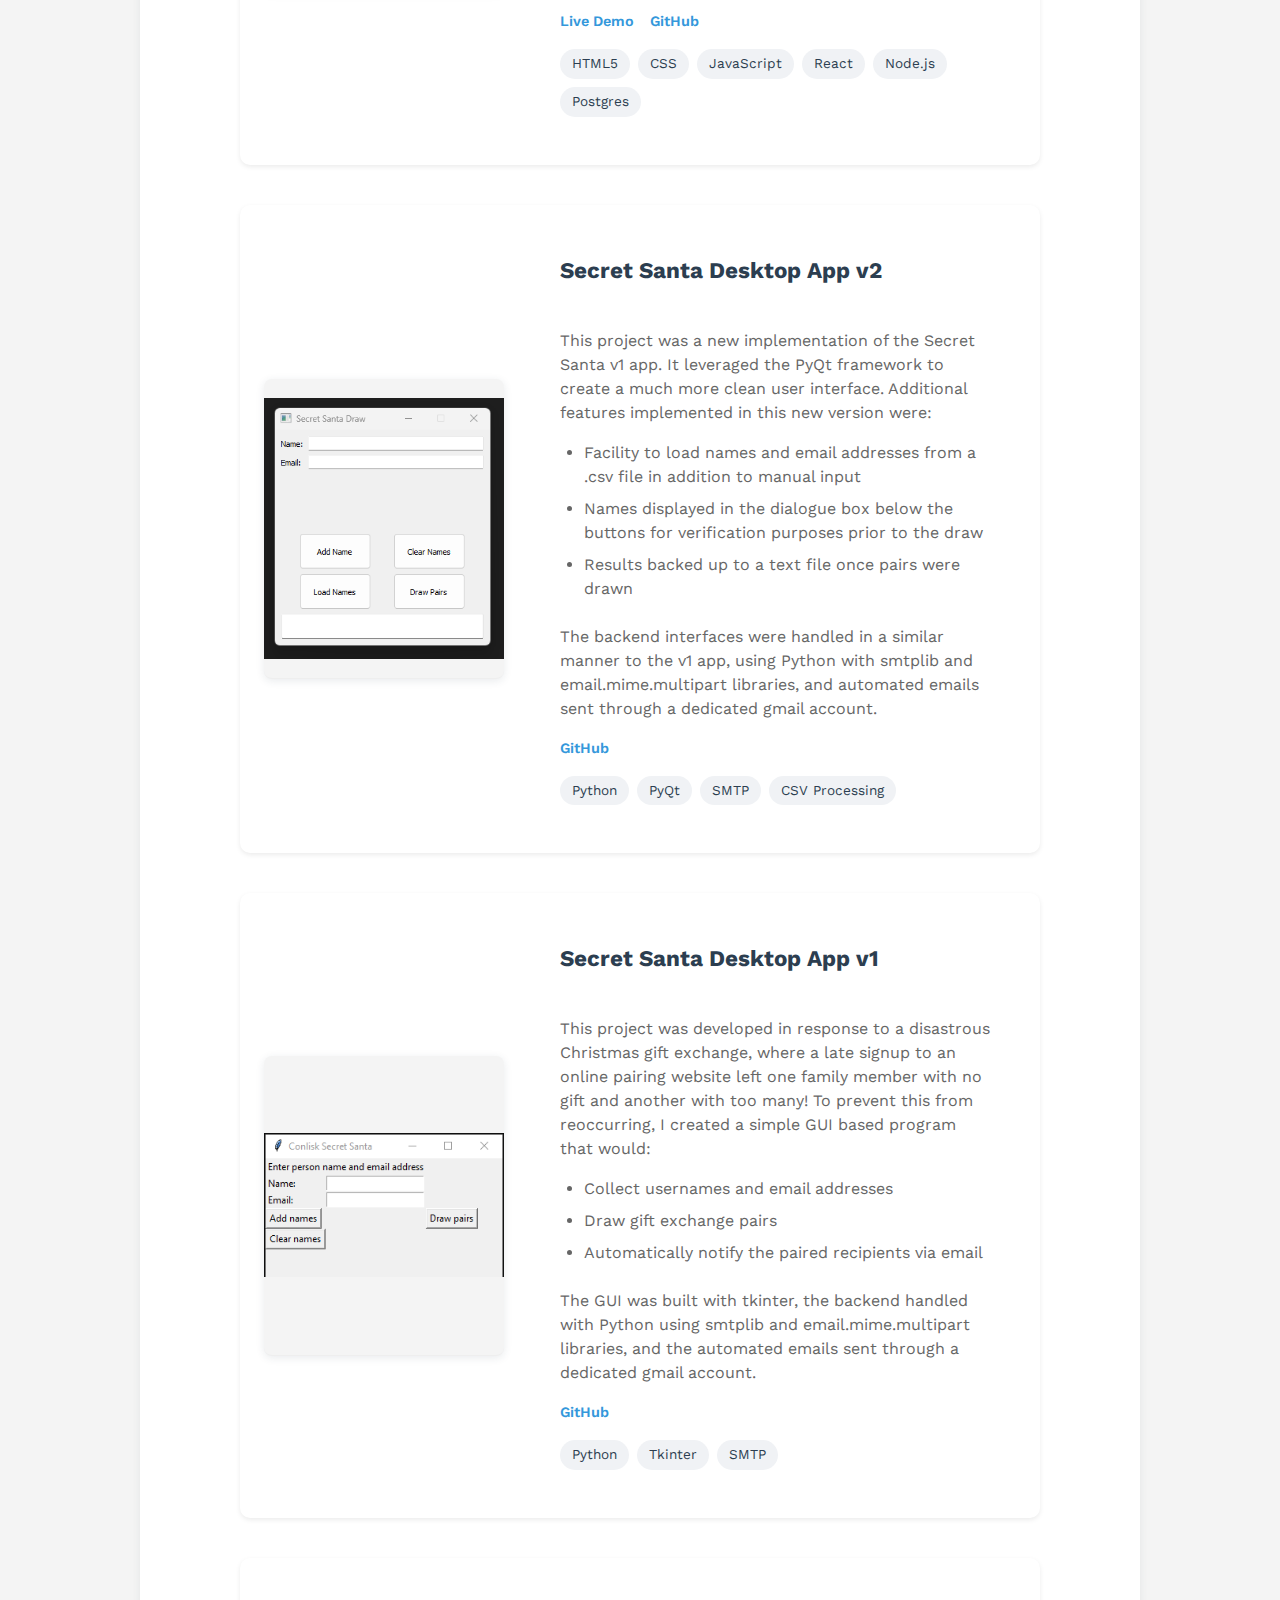
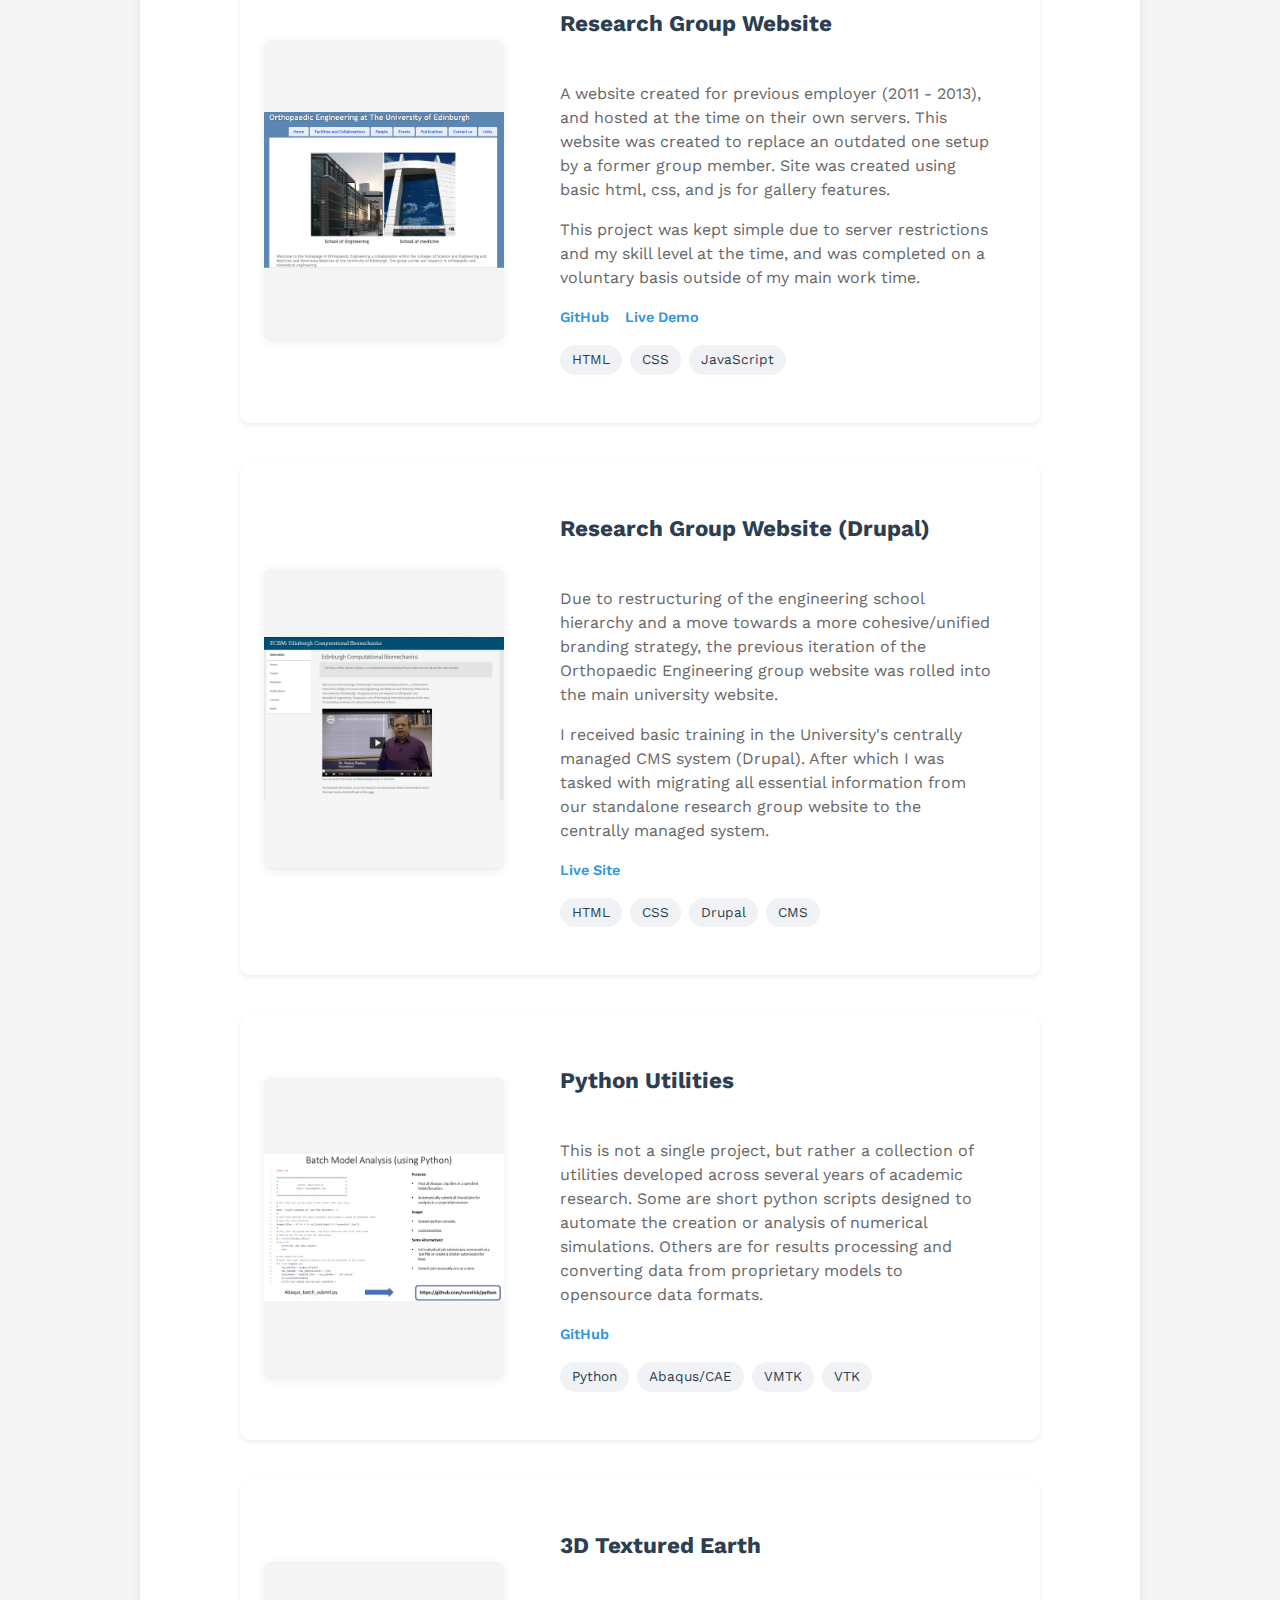
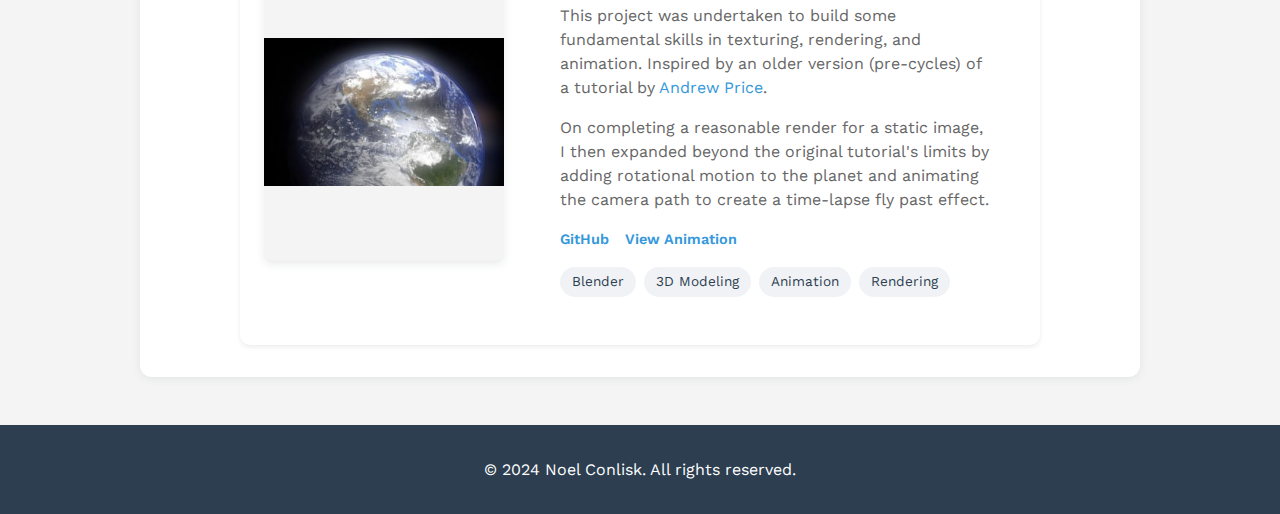
<file: Projects.html>
<!DOCTYPE html>
<html lang="en">
<head>
    <meta charset="UTF-8">
    <meta name="viewport" content="width=device-width, initial-scale=1.0">
    <title>Projects | Noel Conlisk</title>
    <link href="https://fonts.googleapis.com/css2?family=MuseoModerno:wght@400;700&family=Work+Sans:wght@400;600&display=swap" rel="stylesheet">
    <link rel="stylesheet" href="css/styles.css">
    <link rel="icon" href="images/favicon.ico">
</head>
<body>
    <header>
        <nav>
            <ul>
                <li><a href="index.html">Home</a></li>
                <li><a href="projects.html" class="active">Projects</a></li>
                <li><a href="academic.html">Academic</a></li>
                <li><a href="contact.html">Contact</a></li>
            </ul>
        </nav>
    </header>

    <main>
        <section class="page-header">
            <h1>Personal Projects</h1>
            <p class="subtitle">This page is home to a collection of personal projects, some of these grew out of work related activities. However, most were done entirely for fun as a way to learn new techniques and technologies.</p>
        </section>

        <div class="projects-container">
            <section class="projects-grid">
                <!-- Bookshelf App -->
                <div class="project-card">
                    <div class="project-card-img">
                        <img src="images/bookshelf_example-mp83yj8xaWiKpLW3.png" alt="Bookshelf App Screenshot">
                    </div>
                    <div class="project-card-content">
                        <h3>Bookshelf App</h3>
                        <p>This project built upon the initial skills learned from the ToDo App project, with several improvements to the UI, and added features such as API calls and accessing data from system hardware.</p>
                        <p>Books can be added to the database in three different ways:</p>
                        <ul>
                            <li>Manually through the ADD NEW modal</li>
                            <li>Automatically by typing the book ISBN number into the IMPORT modal</li>
                            <li>Using system hardware (webcam) with the @zxing/browser library to scan book barcodes directly</li>
                        </ul>
                        <p>On import, book title/author/publication year, and a thumbnail of the artwork are displayed on the frontend, along side a progress bar indicating how much of the book has been read.</p>
                        <div class="project-links">
                            <a href="https://bookshelf-two-red.vercel.app/" target="_blank">Live Demo</a>
                            <a href="https://github.com/nconlisk/bookshelf" target="_blank">GitHub</a>
                        </div>
                        <div class="tech-stack">
                            <span>HTML5</span>
                            <span>CSS</span>
                            <span>JavaScript</span>
                            <span>React</span>
                            <span>Node.js</span>
                            <span>Postgres</span>
                            <span>API Integration</span>
                        </div>
                    </div>
                </div>

                <!-- ToDo App -->
                <div class="project-card">
                    <div class="project-card-img">
                        <img src="images/todoapp-m6LP7knk2QILq5eG.png" alt="ToDo App Screenshot">
                    </div>
                    <div class="project-card-content">
                        <h3>ToDo App</h3>
                        <p>This project employed modern libraries and approaches to create a simple check list application, with user authentication, new task creation/updating/deleting. This project was completed with guidance from a tutorial by <a href="https://www.youtube.com/watch?v=LYEkguL9PcY" target="_blank">Ania Kubow</a>, to allow me to become familiar with modern approaches to web application development.</p>
                        <p>The tutorial was very in-depth, with a "build everything from the ground up" approach. However, some topics not covered in this project include: test driven development, possible app vulnerabilities and data security considerations. The tutorial code had to be modified for deployment on Vercel instead of the cloud provider mentioned in the tutorial.</p>
                        <div class="project-links">
                            <a href="https://todo-app-deployed.vercel.app/" target="_blank">Live Demo</a>
                            <a href="https://github.com/nconlisk/TODO_APP" target="_blank">GitHub</a>
                        </div>
                        <div class="tech-stack">
                            <span>HTML5</span>
                            <span>CSS</span>
                            <span>JavaScript</span>
                            <span>React</span>
                            <span>Node.js</span>
                            <span>Postgres</span>
                        </div>
                    </div>
                </div>

                <!-- Secret Santa Desktop App v2 -->
                <div class="project-card">
                    <div class="project-card-img">
                        <img src="images/ssgui_qt-Yle2LG57rRSDly21.png" alt="Secret Santa GUI v2 Screenshot">
                    </div>
                    <div class="project-card-content">
                        <h3>Secret Santa Desktop App v2</h3>
                        <p>This project was a new implementation of the Secret Santa v1 app. It leveraged the PyQt framework to create a much more clean user interface. Additional features implemented in this new version were:</p>
                        <ul>
                            <li>Facility to load names and email addresses from a .csv file in addition to manual input</li>
                            <li>Names displayed in the dialogue box below the buttons for verification purposes prior to the draw</li>
                            <li>Results backed up to a text file once pairs were drawn</li>
                        </ul>
                        <p>The backend interfaces were handled in a similar manner to the v1 app, using Python with smtplib and email.mime.multipart libraries, and automated emails sent through a dedicated gmail account.</p>
                        <div class="project-links">
                            <a href="https://github.com/nconlisk/SSGUI_QT" target="_blank">GitHub</a>
                        </div>
                        <div class="tech-stack">
                            <span>Python</span>
                            <span>PyQt</span>
                            <span>SMTP</span>
                            <span>CSV Processing</span>
                        </div>
                    </div>
                </div>

                <!-- Secret Santa Desktop App v1 -->
                <div class="project-card">
                    <div class="project-card-img">
                        <img src="images/ssgui-ALpBXpow1eH6EZpj.png" alt="Secret Santa GUI v1 Screenshot">
                    </div>
                    <div class="project-card-content">
                        <h3>Secret Santa Desktop App v1</h3>
                        <p>This project was developed in response to a disastrous Christmas gift exchange, where a late signup to an online pairing website left one family member with no gift and another with too many! To prevent this from reoccurring, I created a simple GUI based program that would:</p>
                        <ul>
                            <li>Collect usernames and email addresses</li>
                            <li>Draw gift exchange pairs</li>
                            <li>Automatically notify the paired recipients via email</li>
                        </ul>
                        <p>The GUI was built with tkinter, the backend handled with Python using smtplib and email.mime.multipart libraries, and the automated emails sent through a dedicated gmail account.</p>
                        <div class="project-links">
                            <a href="https://github.com/nconlisk/fun_items" target="_blank">GitHub</a>
                        </div>
                        <div class="tech-stack">
                            <span>Python</span>
                            <span>Tkinter</span>
                            <span>SMTP</span>
                        </div>
                    </div>
                </div>

                <!-- Research Group Website -->
                <div class="project-card">
                    <div class="project-card-img">
                        <img src="images/ortho_website-YZ9anpVaaLcekOEp.png" alt="Research Group Website Screenshot">
                    </div>
                    <div class="project-card-content">
                        <h3>Research Group Website</h3>
                        <p>A website created for previous employer (2011 - 2013), and hosted at the time on their own servers. This website was created to replace an outdated one setup by a former group member. Site was created using basic html, css, and js for gallery features.</p>
                        <p>This project was kept simple due to server restrictions and my skill level at the time, and was completed on a voluntary basis outside of my main work time.</p>
                        <div class="project-links">
                            <a href="https://github.com/nconlisk/ortho_group" target="_blank">GitHub</a>
                            <a href="https://ortho-group.vercel.app/" target="_blank">Live Demo</a>
                        </div>
                        <div class="tech-stack">
                            <span>HTML</span>
                            <span>CSS</span>
                            <span>JavaScript</span>
                        </div>
                    </div>
                </div>

                <!-- Research Group Website (Drupal) -->
                <div class="project-card">
                    <div class="project-card-img">
                        <img src="images/ecbm-ALpO7njzqLcaB4We.png" alt="ECBM Website Screenshot">
                    </div>
                    <div class="project-card-content">
                        <h3>Research Group Website (Drupal)</h3>
                        <p>Due to restructuring of the engineering school hierarchy and a move towards a more cohesive/unified branding strategy, the previous iteration of the Orthopaedic Engineering group website was rolled into the main university website.</p>
                        <p>I received basic training in the University's centrally managed CMS system (Drupal). After which I was tasked with migrating all essential information from our standalone research group website to the centrally managed system.</p>
                        <div class="project-links">
                            <a href="https://ecbm.eng.ed.ac.uk" target="_blank">Live Site</a>
                        </div>
                        <div class="tech-stack">
                            <span>HTML</span>
                            <span>CSS</span>
                            <span>Drupal</span>
                            <span>CMS</span>
                        </div>
                    </div>
                </div>

                <!-- Python Utilities -->
                <div class="project-card">
                    <div class="project-card-img">
                        <img src="images/abaqus_batch_slide-YbNnngRW23ueZGPP.png" alt="Python Utilities Screenshot">
                    </div>
                    <div class="project-card-content">
                        <h3>Python Utilities</h3>
                        <p>This is not a single project, but rather a collection of utilities developed across several years of academic research. Some are short python scripts designed to automate the creation or analysis of numerical simulations. Others are for results processing and converting data from proprietary models to opensource data formats.</p>
                        <div class="project-links">
                            <a href="https://github.com/nconlisk/python" target="_blank">GitHub</a>
                        </div>
                        <div class="tech-stack">
                            <span>Python</span>
                            <span>Abaqus/CAE</span>
                            <span>VMTK</span>
                            <span>VTK</span>
                        </div>
                    </div>
                </div>

                <!-- 3D Earth -->
                <div class="project-card">
                    <div class="project-card-img">
                        <img src="images/cropped-final_rendering_with_hues-Y4LOELo6Owhek5BV.jpg" alt="3D Earth Render">
                    </div>
                    <div class="project-card-content">
                        <h3>3D Textured Earth</h3>
                        <p>This project was undertaken to build some fundamental skills in texturing, rendering, and animation. Inspired by an older version (pre-cycles) of a tutorial by <a href="https://www.blenderguru.com/tutorials/earth-cycles#.U71ksLGtGAk" target="_blank">Andrew Price</a>.</p>
                        <p>On completing a reasonable render for a static image, I then expanded beyond the original tutorial's limits by adding rotational motion to the planet and animating the camera path to create a time-lapse fly past effect.</p>
                        <div class="project-links">
                            <a href="https://github.com/nconlisk/Blender" target="_blank">GitHub</a>
                            <a href="https://github.com/nconlisk/Blender/blob/master/Rotating_earth_v5.mpeg" target="_blank">View Animation</a>
                        </div>
                        <div class="tech-stack">
                            <span>Blender</span>
                            <span>3D Modeling</span>
                            <span>Animation</span>
                            <span>Rendering</span>
                        </div>
                    </div>
                </div>
            </section>
        </div>
    </main>

    <footer>
        <p>&copy; 2024 Noel Conlisk. All rights reserved.</p>
    </footer>
</body>
</html>
</file>
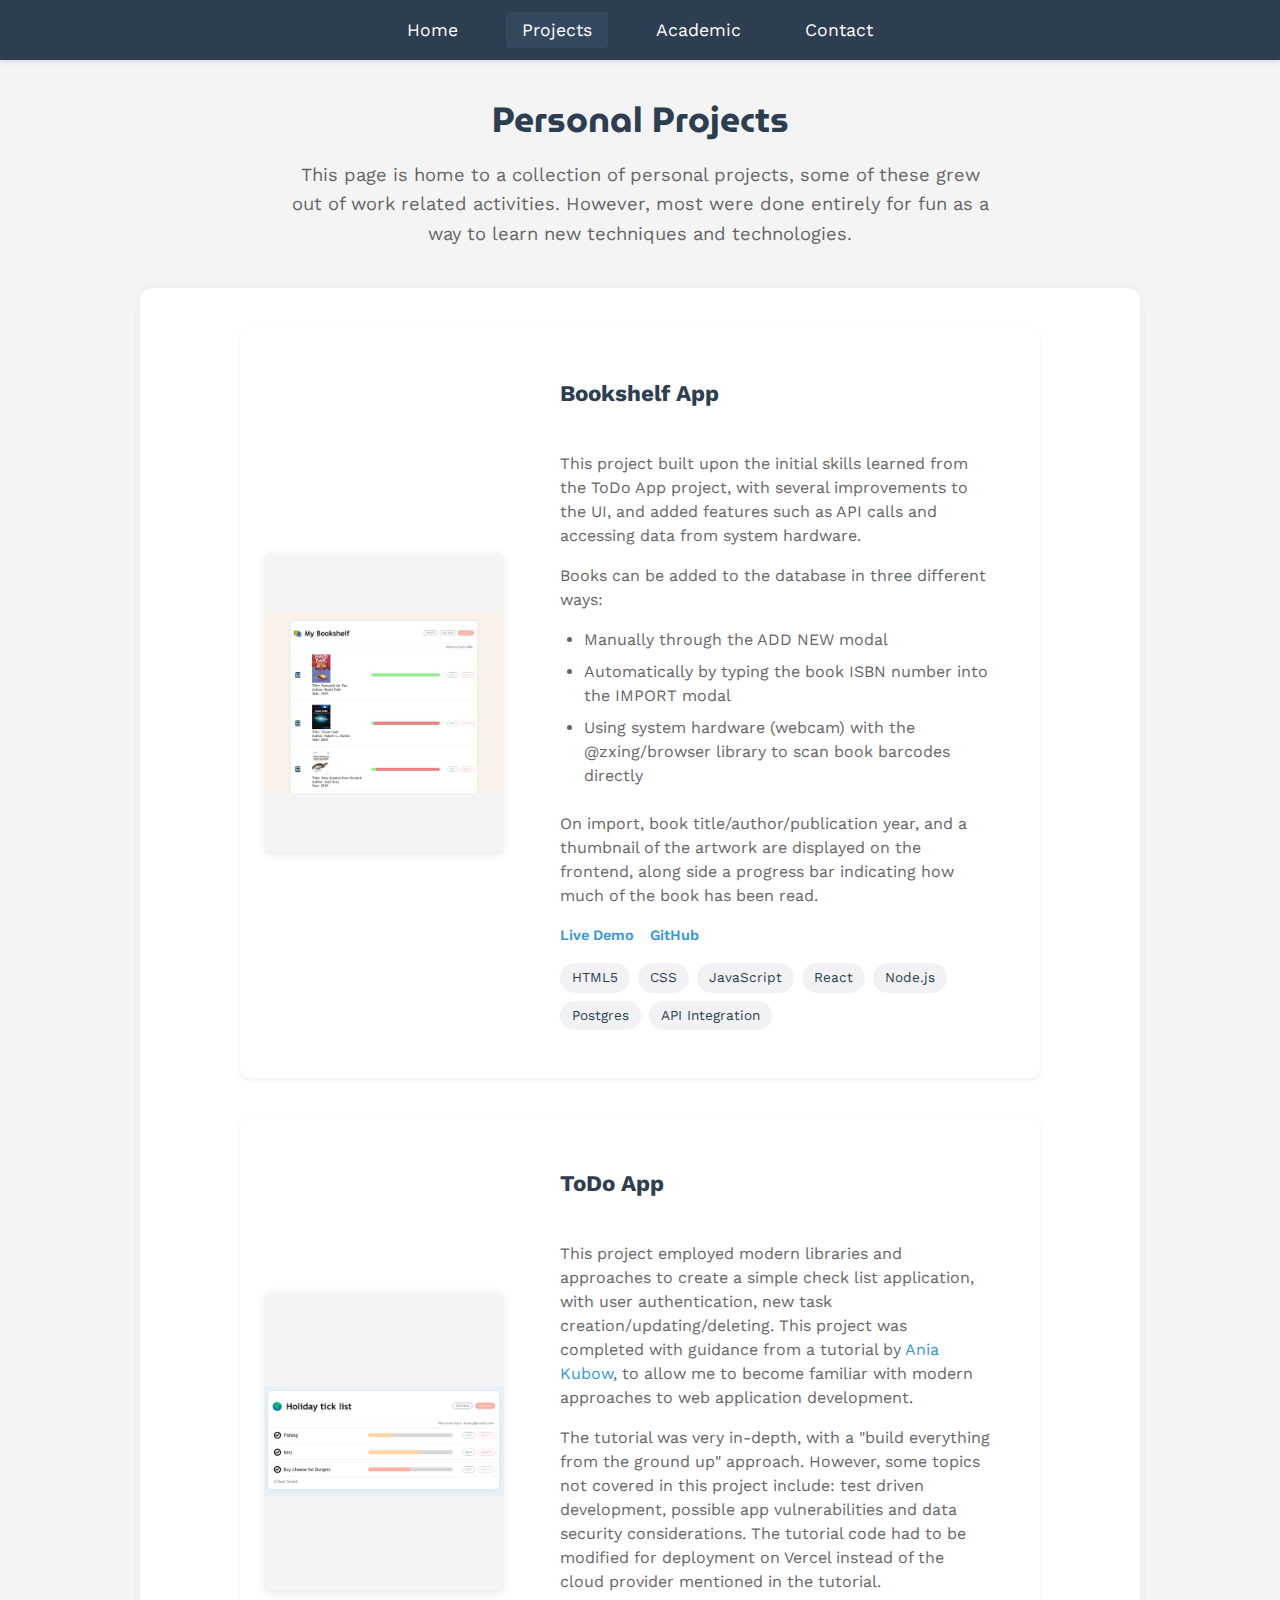
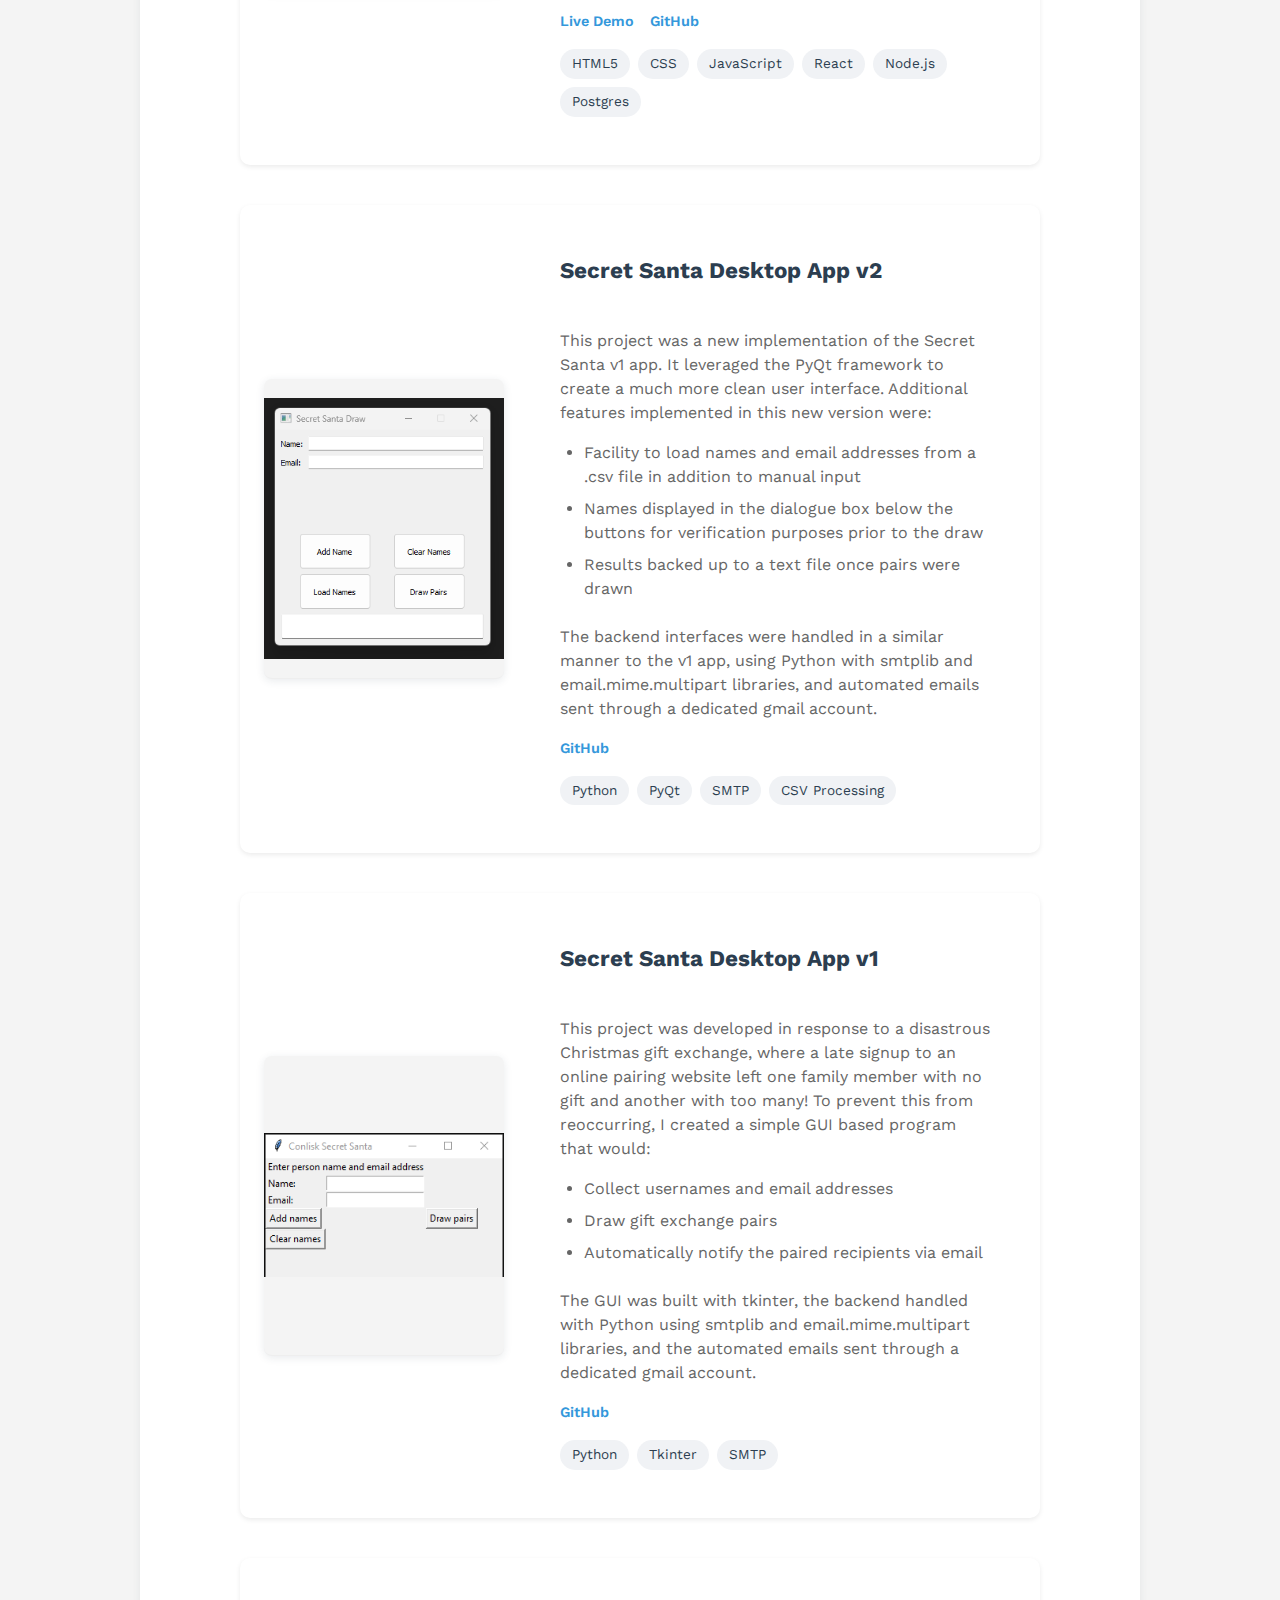
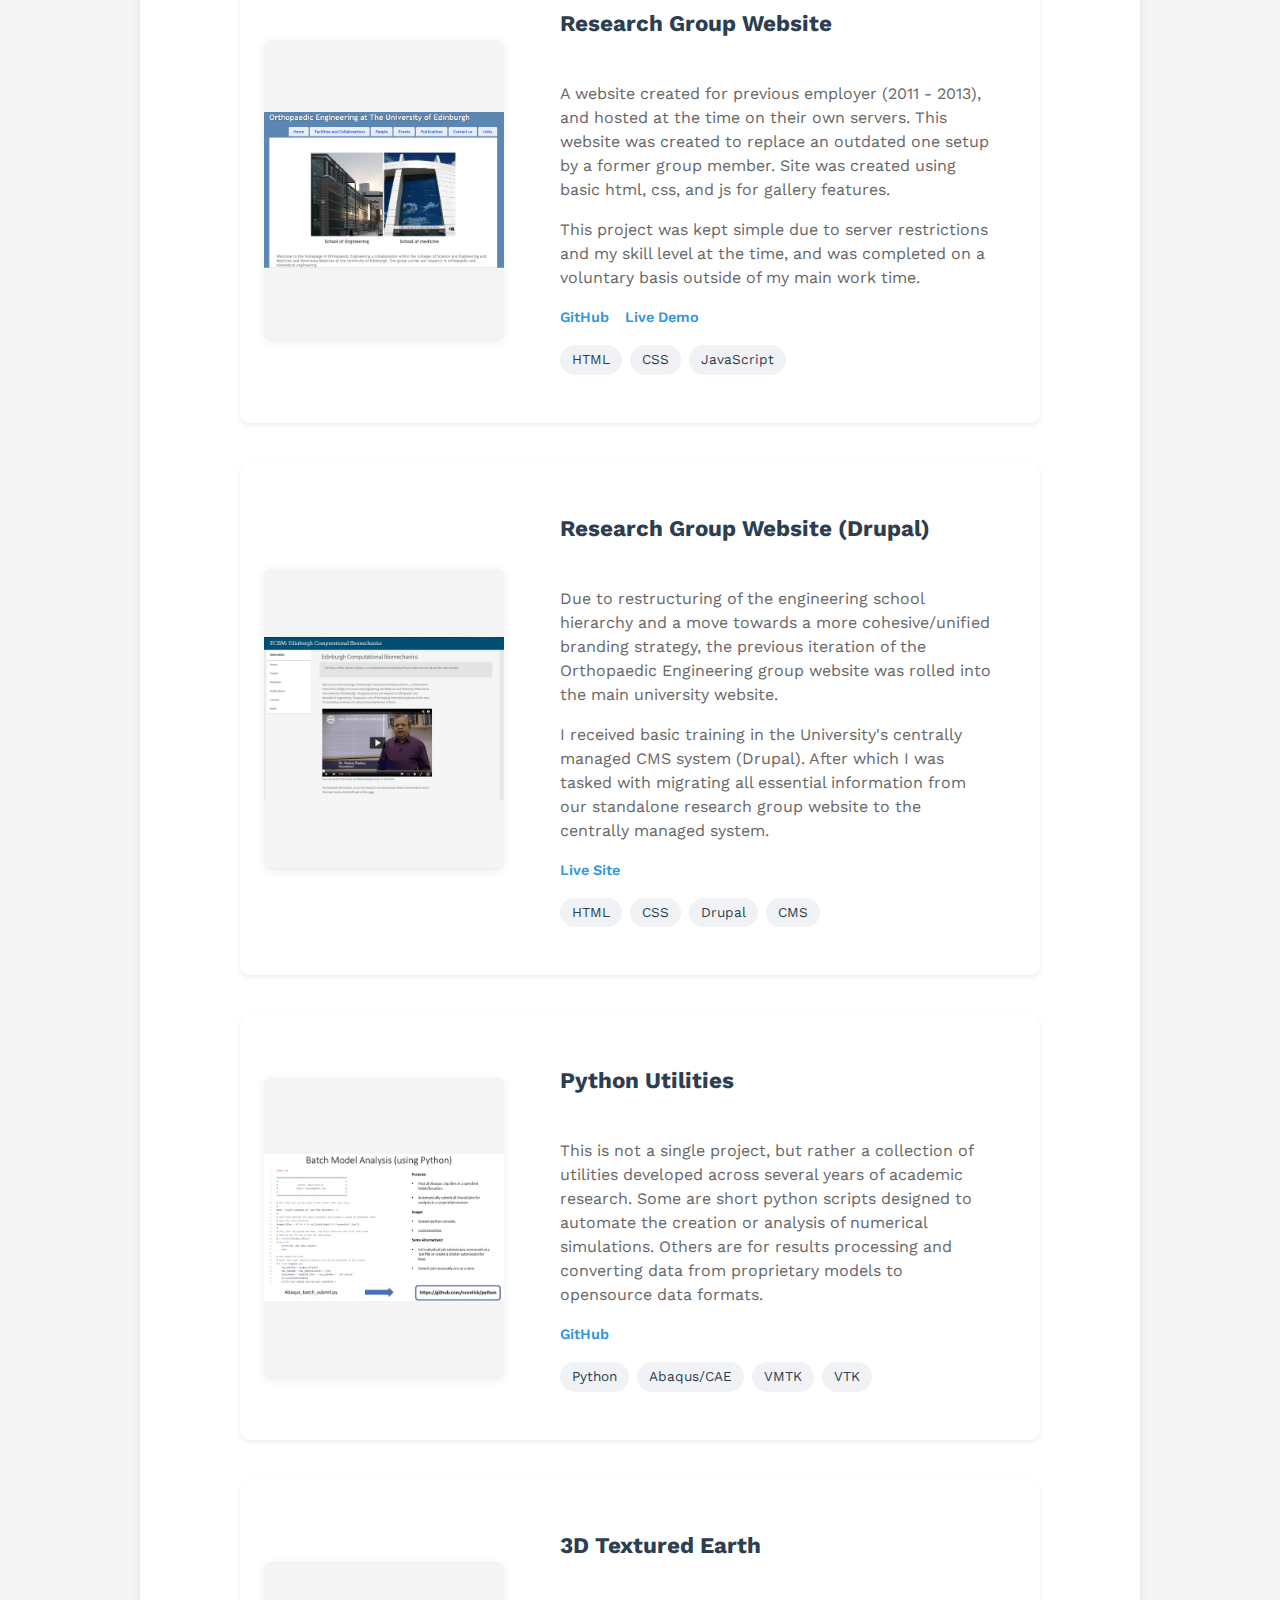
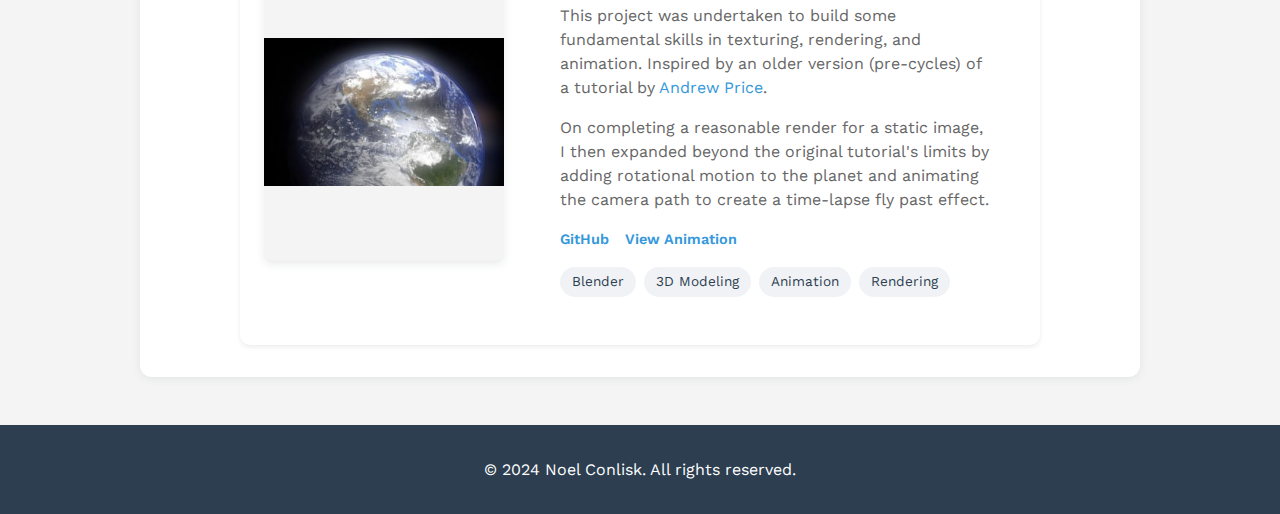
<file: projects.html>
<!DOCTYPE html>
<html lang="en">
<head>
    <meta charset="UTF-8">
    <meta name="viewport" content="width=device-width, initial-scale=1.0">
    <title>Projects | Noel Conlisk</title>
    <link href="https://fonts.googleapis.com/css2?family=MuseoModerno:wght@400;700&family=Work+Sans:wght@400;600&display=swap" rel="stylesheet">
    <link rel="stylesheet" href="css/styles.css">
    <link rel="icon" href="images/favicon.ico">
</head>
<body>
    <header>
        <nav>
            <ul>
                <li><a href="index.html">Home</a></li>
                <li><a href="projects.html" class="active">Projects</a></li>
                <li><a href="academic.html">Academic</a></li>
                <li><a href="contact.html">Contact</a></li>
            </ul>
        </nav>
    </header>

    <main>
        <section class="page-header">
            <h1>Personal Projects</h1>
            <p class="subtitle">This page is home to a collection of personal projects, some of these grew out of work related activities. However, most were done entirely for fun as a way to learn new techniques and technologies.</p>
        </section>

        <div class="projects-container">
            <section class="projects-grid">
                <!-- Bookshelf App -->
                <div class="project-card">
                    <div class="project-card-img">
                        <img src="images/bookshelf_example-mp83yj8xaWiKpLW3.png" alt="Bookshelf App Screenshot">
                    </div>
                    <div class="project-card-content">
                        <h3>Bookshelf App</h3>
                        <p>This project built upon the initial skills learned from the ToDo App project, with several improvements to the UI, and added features such as API calls and accessing data from system hardware.</p>
                        <p>Books can be added to the database in three different ways:</p>
                        <ul>
                            <li>Manually through the ADD NEW modal</li>
                            <li>Automatically by typing the book ISBN number into the IMPORT modal</li>
                            <li>Using system hardware (webcam) with the @zxing/browser library to scan book barcodes directly</li>
                        </ul>
                        <p>On import, book title/author/publication year, and a thumbnail of the artwork are displayed on the frontend, along side a progress bar indicating how much of the book has been read.</p>
                        <div class="project-links">
                            <a href="https://bookshelf-two-red.vercel.app/" target="_blank">Live Demo</a>
                            <a href="https://github.com/nconlisk/bookshelf" target="_blank">GitHub</a>
                        </div>
                        <div class="tech-stack">
                            <span>HTML5</span>
                            <span>CSS</span>
                            <span>JavaScript</span>
                            <span>React</span>
                            <span>Node.js</span>
                            <span>Postgres</span>
                            <span>API Integration</span>
                        </div>
                    </div>
                </div>

                <!-- ToDo App -->
                <div class="project-card">
                    <div class="project-card-img">
                        <img src="images/todoapp-m6LP7knk2QILq5eG.png" alt="ToDo App Screenshot">
                    </div>
                    <div class="project-card-content">
                        <h3>ToDo App</h3>
                        <p>This project employed modern libraries and approaches to create a simple check list application, with user authentication, new task creation/updating/deleting. This project was completed with guidance from a tutorial by <a href="https://www.youtube.com/watch?v=LYEkguL9PcY" target="_blank">Ania Kubow</a>, to allow me to become familiar with modern approaches to web application development.</p>
                        <p>The tutorial was very in-depth, with a "build everything from the ground up" approach. However, some topics not covered in this project include: test driven development, possible app vulnerabilities and data security considerations. The tutorial code had to be modified for deployment on Vercel instead of the cloud provider mentioned in the tutorial.</p>
                        <div class="project-links">
                            <a href="https://todo-app-deployed.vercel.app/" target="_blank">Live Demo</a>
                            <a href="https://github.com/nconlisk/TODO_APP" target="_blank">GitHub</a>
                        </div>
                        <div class="tech-stack">
                            <span>HTML5</span>
                            <span>CSS</span>
                            <span>JavaScript</span>
                            <span>React</span>
                            <span>Node.js</span>
                            <span>Postgres</span>
                        </div>
                    </div>
                </div>

                <!-- Secret Santa Desktop App v2 -->
                <div class="project-card">
                    <div class="project-card-img">
                        <img src="images/ssgui_qt-Yle2LG57rRSDly21.png" alt="Secret Santa GUI v2 Screenshot">
                    </div>
                    <div class="project-card-content">
                        <h3>Secret Santa Desktop App v2</h3>
                        <p>This project was a new implementation of the Secret Santa v1 app. It leveraged the PyQt framework to create a much more clean user interface. Additional features implemented in this new version were:</p>
                        <ul>
                            <li>Facility to load names and email addresses from a .csv file in addition to manual input</li>
                            <li>Names displayed in the dialogue box below the buttons for verification purposes prior to the draw</li>
                            <li>Results backed up to a text file once pairs were drawn</li>
                        </ul>
                        <p>The backend interfaces were handled in a similar manner to the v1 app, using Python with smtplib and email.mime.multipart libraries, and automated emails sent through a dedicated gmail account.</p>
                        <div class="project-links">
                            <a href="https://github.com/nconlisk/SSGUI_QT" target="_blank">GitHub</a>
                        </div>
                        <div class="tech-stack">
                            <span>Python</span>
                            <span>PyQt</span>
                            <span>SMTP</span>
                            <span>CSV Processing</span>
                        </div>
                    </div>
                </div>

                <!-- Secret Santa Desktop App v1 -->
                <div class="project-card">
                    <div class="project-card-img">
                        <img src="images/ssgui-ALpBXpow1eH6EZpj.png" alt="Secret Santa GUI v1 Screenshot">
                    </div>
                    <div class="project-card-content">
                        <h3>Secret Santa Desktop App v1</h3>
                        <p>This project was developed in response to a disastrous Christmas gift exchange, where a late signup to an online pairing website left one family member with no gift and another with too many! To prevent this from reoccurring, I created a simple GUI based program that would:</p>
                        <ul>
                            <li>Collect usernames and email addresses</li>
                            <li>Draw gift exchange pairs</li>
                            <li>Automatically notify the paired recipients via email</li>
                        </ul>
                        <p>The GUI was built with tkinter, the backend handled with Python using smtplib and email.mime.multipart libraries, and the automated emails sent through a dedicated gmail account.</p>
                        <div class="project-links">
                            <a href="https://github.com/nconlisk/fun_items" target="_blank">GitHub</a>
                        </div>
                        <div class="tech-stack">
                            <span>Python</span>
                            <span>Tkinter</span>
                            <span>SMTP</span>
                        </div>
                    </div>
                </div>

                <!-- Research Group Website -->
                <div class="project-card">
                    <div class="project-card-img">
                        <img src="images/ortho_website-YZ9anpVaaLcekOEp.png" alt="Research Group Website Screenshot">
                    </div>
                    <div class="project-card-content">
                        <h3>Research Group Website</h3>
                        <p>A website created for previous employer (2011 - 2013), and hosted at the time on their own servers. This website was created to replace an outdated one setup by a former group member. Site was created using basic html, css, and js for gallery features.</p>
                        <p>This project was kept simple due to server restrictions and my skill level at the time, and was completed on a voluntary basis outside of my main work time.</p>
                        <div class="project-links">
                            <a href="https://github.com/nconlisk/ortho_group" target="_blank">GitHub</a>
                            <a href="https://ortho-group.vercel.app/" target="_blank">Live Demo</a>
                        </div>
                        <div class="tech-stack">
                            <span>HTML</span>
                            <span>CSS</span>
                            <span>JavaScript</span>
                        </div>
                    </div>
                </div>

                <!-- Research Group Website (Drupal) -->
                <div class="project-card">
                    <div class="project-card-img">
                        <img src="images/ecbm-ALpO7njzqLcaB4We.png" alt="ECBM Website Screenshot">
                    </div>
                    <div class="project-card-content">
                        <h3>Research Group Website (Drupal)</h3>
                        <p>Due to restructuring of the engineering school hierarchy and a move towards a more cohesive/unified branding strategy, the previous iteration of the Orthopaedic Engineering group website was rolled into the main university website.</p>
                        <p>I received basic training in the University's centrally managed CMS system (Drupal). After which I was tasked with migrating all essential information from our standalone research group website to the centrally managed system.</p>
                        <div class="project-links">
                            <a href="https://ecbm.eng.ed.ac.uk" target="_blank">Live Site</a>
                        </div>
                        <div class="tech-stack">
                            <span>HTML</span>
                            <span>CSS</span>
                            <span>Drupal</span>
                            <span>CMS</span>
                        </div>
                    </div>
                </div>

                <!-- Python Utilities -->
                <div class="project-card">
                    <div class="project-card-img">
                        <img src="images/abaqus_batch_slide-YbNnngRW23ueZGPP.png" alt="Python Utilities Screenshot">
                    </div>
                    <div class="project-card-content">
                        <h3>Python Utilities</h3>
                        <p>This is not a single project, but rather a collection of utilities developed across several years of academic research. Some are short python scripts designed to automate the creation or analysis of numerical simulations. Others are for results processing and converting data from proprietary models to opensource data formats.</p>
                        <div class="project-links">
                            <a href="https://github.com/nconlisk/python" target="_blank">GitHub</a>
                        </div>
                        <div class="tech-stack">
                            <span>Python</span>
                            <span>Abaqus/CAE</span>
                            <span>VMTK</span>
                            <span>VTK</span>
                        </div>
                    </div>
                </div>

                <!-- 3D Earth -->
                <div class="project-card">
                    <div class="project-card-img">
                        <img src="images/cropped-final_rendering_with_hues-Y4LOELo6Owhek5BV.jpg" alt="3D Earth Render">
                    </div>
                    <div class="project-card-content">
                        <h3>3D Textured Earth</h3>
                        <p>This project was undertaken to build some fundamental skills in texturing, rendering, and animation. Inspired by an older version (pre-cycles) of a tutorial by <a href="https://www.blenderguru.com/tutorials/earth-cycles#.U71ksLGtGAk" target="_blank">Andrew Price</a>.</p>
                        <p>On completing a reasonable render for a static image, I then expanded beyond the original tutorial's limits by adding rotational motion to the planet and animating the camera path to create a time-lapse fly past effect.</p>
                        <div class="project-links">
                            <a href="https://github.com/nconlisk/Blender" target="_blank">GitHub</a>
                            <a href="https://github.com/nconlisk/Blender/blob/master/Rotating_earth_v5.mpeg" target="_blank">View Animation</a>
                        </div>
                        <div class="tech-stack">
                            <span>Blender</span>
                            <span>3D Modeling</span>
                            <span>Animation</span>
                            <span>Rendering</span>
                        </div>
                    </div>
                </div>
            </section>
        </div>
    </main>

    <footer>
        <p>&copy; 2024 Noel Conlisk. All rights reserved.</p>
    </footer>
</body>
</html>
</file>
<file: css/styles.css>
/* Global Styles */
* {
    margin: 0;
    padding: 0;
    box-sizing: border-box;
}

body {
    font-family: 'Work Sans', sans-serif;
    line-height: 1.6;
    color: #333;
    background-color: #f4f4f4;
}

/* Header and Navigation */
header {
    background-color: #2c3e50;
    padding: 1rem 0;
    box-shadow: 0 2px 5px rgba(0, 0, 0, 0.1);
}

nav ul {
    list-style: none;
    display: flex;
    justify-content: center;
    gap: 2rem;
}

nav a {
    color: #fff;
    text-decoration: none;
    font-size: 1.1rem;
    padding: 0.5rem 1rem;
    border-radius: 4px;
    transition: background-color 0.3s;
}

nav a:hover,
nav a.active {
    background-color: #34495e;
}

/* Main Content */
main {
    max-width: 1200px;
    margin: 2rem auto;
    padding: 0 1rem;
}

/* Hero Section */
.hero {
    text-align: center;
    padding: 4rem 0;
    margin-bottom: 3rem;
}

.hero h1 {
    font-size: 3rem;
    color: #2c3e50;
    margin-bottom: 1rem;
}

.subtitle {
    font-size: 1.2rem;
    color: #666;
    max-width: 800px;
    margin: 0 auto;
}

/* Featured Projects Section */
.featured-projects {
    margin-bottom: 3rem;
}

.featured-projects h2 {
    text-align: center;
    font-size: 2rem;
    color: #2c3e50;
    margin-bottom: 2rem;
}

.featured-projects .project-grid {
    display: grid;
    grid-template-columns: repeat(2, 400px);
    gap: 2rem;
    justify-content: center;
    max-width: 900px;
    margin: 0 auto;
}

.featured-projects .project-card {
    max-width: 400px;
    margin: 0;
}

.project-card {
    background-color: #fff;
    border-radius: 8px;
    overflow: hidden;
    box-shadow: 0 2px 5px rgba(0, 0, 0, 0.1);
    transition: transform 0.3s ease;
    max-width: 400px;
    margin: 0 auto;
    display: flex;
    flex-direction: column;
}

.project-card:hover {
    transform: translateY(-5px);
}

.project-card img {
    width: 100%;
    height: 100%;
    object-fit: cover;
    border-bottom: 1px solid #eee;
}

.project-card h3 {
    color: #2c3e50;
    padding: 1.5rem 1.5rem 1rem;
    font-size: 1.4rem;
}

.project-card p {
    color: #666;
    padding: 0 1.5rem;
    font-size: 1rem;
    line-height: 1.5;
    margin-bottom: 1rem;
}

.project-card ul {
    padding: 0 1.5rem 1rem;
    margin-left: 1.5rem;
    color: #666;
    font-size: 1rem;
    line-height: 1.5;
}

.project-card ul li {
    margin-bottom: 0.5rem;
}

.project-card a {
    color: #3498db;
    text-decoration: none;
}

.project-card a:hover {
    text-decoration: underline;
}

.project-links {
    padding: 0 1.5rem 1rem;
    display: flex;
    gap: 1rem;
}

.project-links a {
    color: #3498db;
    text-decoration: none;
    font-weight: 600;
    font-size: 0.9rem;
}

.project-links a:hover {
    text-decoration: underline;
}

.tech-stack {
    padding: 0 1.5rem 1.5rem;
    display: flex;
    flex-wrap: wrap;
    gap: 0.5rem;
}

.tech-stack span {
    background-color: #f0f2f5;
    color: #2c3e50;
    padding: 0.25rem 0.75rem;
    border-radius: 15px;
    font-size: 0.85rem;
}

/* Projects Page Specific Styles */
.projects-header {
    text-align: center;
    margin-bottom: 3rem;
}

.projects-header h1 {
    font-size: 2.5rem;
    color: #2c3e50;
    margin-bottom: 1rem;
}

.project {
    background-color: #fff;
    border-radius: 8px;
    padding: 2rem;
    margin-bottom: 2rem;
    box-shadow: 0 2px 5px rgba(0, 0, 0, 0.1);
}

.project h2 {
    color: #2c3e50;
    margin-bottom: 1.5rem;
    font-size: 1.8rem;
}

.project-content {
    display: grid;
    grid-template-columns: 1fr 2fr;
    gap: 2rem;
    align-items: start;
}

.project-content img {
    width: 100%;
    border-radius: 4px;
    box-shadow: 0 2px 5px rgba(0, 0, 0, 0.1);
}

.project-description {
    font-size: 1.1rem;
}

.project-description p {
    margin-bottom: 1rem;
}

.project-description ul {
    margin: 1rem 0;
    padding-left: 2rem;
}

.project-description a {
    color: #3498db;
    text-decoration: none;
}

.project-description a:hover {
    text-decoration: underline;
}

/* About Page Styles */
.about-content {
    background-color: #fff;
    border-radius: 8px;
    padding: 2rem;
    margin-bottom: 2rem;
    box-shadow: 0 2px 5px rgba(0, 0, 0, 0.1);
}

.about-grid {
    display: grid;
    grid-template-columns: 1fr 2fr;
    gap: 4rem;
    align-items: start;
}

.profile-image {
    width: 100%;
    border-radius: 8px;
    box-shadow: 0 4px 6px rgba(0, 0, 0, 0.1);
}

.about-text h2 {
    color: #2c3e50;
    margin-bottom: 1.5rem;
    font-size: 1.8rem;
}

.about-text p {
    margin-bottom: 1.5rem;
    color: #4b5563;
}

.skills-section {
    margin-top: 3rem;
}

.skills-grid {
    display: grid;
    grid-template-columns: repeat(auto-fit, minmax(200px, 1fr));
    gap: 1.5rem;
    margin-top: 1.5rem;
}

.skill-card {
    background: #f3f4f6;
    padding: 1.5rem;
    border-radius: 8px;
    text-align: center;
}

.skill-card h3 {
    color: #2c3e50;
    margin-bottom: 0.5rem;
}

/* Contact Page Styles */
.contact-content {
    margin-bottom: 3rem;
}

.contact-grid {
    display: grid;
    grid-template-columns: 1fr 1fr;
    gap: 4rem;
}

.contact-form {
    background-color: #fff;
    border-radius: 8px;
    padding: 2rem;
    box-shadow: 0 2px 5px rgba(0, 0, 0, 0.1);
}

.contact-form h2 {
    color: #2c3e50;
    margin-bottom: 1.5rem;
    font-size: 1.8rem;
}

.form-group {
    margin-bottom: 1.5rem;
}

.form-group label {
    display: block;
    margin-bottom: 0.5rem;
    color: #2c3e50;
    font-weight: 600;
}

.form-group input,
.form-group textarea {
    width: 100%;
    padding: 0.75rem;
    border: 1px solid #ddd;
    border-radius: 4px;
    font-size: 1rem;
    font-family: inherit;
}

.form-group textarea {
    min-height: 150px;
    resize: vertical;
}

.submit-btn {
    background-color: #2c3e50;
    color: #fff;
    padding: 0.75rem 1.5rem;
    border: none;
    border-radius: 4px;
    cursor: pointer;
    font-size: 1rem;
    font-weight: 600;
    transition: background-color 0.3s;
}

.submit-btn:hover {
    background-color: #34495e;
}

.contact-info {
    padding: 2rem;
}

.contact-info h2 {
    color: #2c3e50;
    margin-bottom: 1.5rem;
    font-size: 1.8rem;
}

.contact-info p {
    margin-bottom: 1.5rem;
    color: #4b5563;
}

.social-links {
    display: flex;
    gap: 1rem;
    margin-top: 2rem;
}

.social-link {
    color: #3498db;
    text-decoration: none;
    font-weight: 600;
}

.social-link:hover {
    text-decoration: underline;
}

/* Footer */
footer {
    text-align: center;
    padding: 2rem;
    background-color: #2c3e50;
    color: #fff;
    margin-top: 3rem;
}

/* Responsive Design */
@media (max-width: 768px) {
    .project-content {
        grid-template-columns: 1fr;
    }

    nav ul {
        flex-direction: column;
        align-items: center;
        gap: 1rem;
    }

    .hero h1 {
        font-size: 2rem;
    }

    .projects-header h1 {
        font-size: 2rem;
    }

    .about-grid {
        grid-template-columns: 1fr;
        gap: 2rem;
    }

    .contact-grid {
        grid-template-columns: 1fr;
        gap: 2rem;
    }

    .project-grid {
        grid-template-columns: 1fr;
    }

    .project-card img {
        height: 100%;
    }
}

@media (max-width: 900px) {
    .featured-projects .project-grid {
        grid-template-columns: 1fr;
        max-width: 400px;
    }

    .featured-projects .project-card {
        margin: 0 auto;
    }
}

/* Projects Page Grid */
.projects-grid {
    display: grid;
    grid-template-columns: repeat(auto-fit, minmax(250px, 400px));
    gap: 2rem;
    justify-content: center;
}

.projects-grid .project-card {
    display: flex;
    flex-direction: row;
    align-items: center;
    background: #fff;
    border-radius: 10px;
    box-shadow: 0 2px 5px rgba(0, 0, 0, 0.08);
    padding: 1.5rem 1.5rem 1.5rem 1.5rem;
    gap: 2rem;
    max-width: 800px;
    margin: 0 auto;
}

.projects-grid .project-card-img {
    flex: 0 0 240px;
    display: flex;
    align-items: center;
    justify-content: center;
}

.projects-grid .project-card-img img {
    width: 240px;
    height: 300px;
    object-fit: contain;
    border-radius: 8px;
    box-shadow: 0 2px 8px rgba(44, 62, 80, 0.10);
    background: #f4f4f4;
}

.projects-grid .project-card-content {
    flex: 1 1 0;
    display: flex;
    flex-direction: column;
}

.projects-grid .project-card h3 {
    color: #2c3e50;
    margin-bottom: 1.5rem;
    font-size: 1.4rem;
}

.projects-grid .project-card p {
    color: #666;
    margin-bottom: 1rem;
    font-size: 1rem;
    line-height: 1.5;
}

.projects-grid .project-card ul {
    margin-left: 1.5rem;
    color: #666;
    font-size: 1rem;
    line-height: 1.5;
}

.projects-grid .project-card ul li {
    margin-bottom: 0.5rem;
}

.projects-grid .project-card a {
    color: #3498db;
    text-decoration: none;
}

.projects-grid .project-card a:hover {
    text-decoration: underline;
}

.projects-grid .project-card .project-links {
    padding: 0 1.5rem 1rem;
    display: flex;
    gap: 1rem;
}

.projects-grid .project-card .project-links a {
    color: #3498db;
    text-decoration: none;
    font-weight: 600;
    font-size: 0.9rem;
}

.projects-grid .project-card .project-links a:hover {
    text-decoration: underline;
}

.projects-grid .project-card .tech-stack {
    padding: 0 1.5rem 1.5rem;
    display: flex;
    flex-wrap: wrap;
    gap: 0.5rem;
}

.projects-grid .project-card .tech-stack span {
    background-color: #f0f2f5;
    color: #2c3e50;
    padding: 0.25rem 0.75rem;
    border-radius: 15px;
    font-size: 0.85rem;
}

@media (max-width: 900px) {
    .projects-grid .project-card {
        flex-direction: column;
        align-items: stretch;
        gap: 1.2rem;
        padding: 1rem;
    }

    .projects-grid .project-card-img {
        height: auto;
        flex: 0 0 auto;
    }

    .projects-grid .project-card-img img {
        width: 100%;
        height: auto;
        max-width: 350px;
        margin: 0 auto;
    }
}

/* About Summary Section (index.html) */
.about-summary {
    background: #fff;
    border-radius: 12px;
    box-shadow: 0 2px 8px rgba(44, 62, 80, 0.08);
    padding: 2.5rem 2rem 2rem 2rem;
    margin: 2.5rem auto 3rem auto;
    max-width: 1000px;
}

.about-container {
    display: flex;
    gap: 2.5rem;
    align-items: flex-start;
    margin-bottom: 2.5rem;
}

.about-left {
    flex: 0 0 180px;
    display: flex;
    flex-direction: column;
    align-items: center;
    gap: 1.5rem;
}

.about-profile-img {
    width: 160px;
    height: 200px;
    object-fit: cover;
    border-radius: 8px;
    box-shadow: 0 2px 8px rgba(44, 62, 80, 0.10);
    margin-bottom: 0.5rem;
}

.cv-btn {
    display: inline-block;
    background: #2c3e50;
    color: #fff;
    padding: 0.6rem 1.5rem;
    border-radius: 6px;
    font-weight: 600;
    text-decoration: none;
    font-size: 1rem;
    margin-top: 0.5rem;
    transition: background 0.2s;
}

.cv-btn:hover {
    background: #34495e;
}

.about-right {
    flex: 1 1 0;
}

.about-right h2 {
    font-family: 'MuseoModerno', cursive;
    font-size: 2.2rem;
    margin-bottom: 1.2rem;
    color: #2c3e50;
}

.about-right p {
    margin-bottom: 1rem;
    color: #222;
    font-size: 1.08rem;
}

.about-right ul {
    margin-left: 1.2rem;
    margin-bottom: 1rem;
    color: #222;
    font-size: 1.05rem;
}

.about-right ul li {
    margin-bottom: 0.3rem;
}

.about-activities-work {
    display: flex;
    gap: 3rem;
    justify-content: space-between;
    margin-bottom: 2rem;
}

.about-activities,
.about-work {
    flex: 1 1 0;
}

.about-activities h3,
.about-work h3,
.about-strengths h3 {
    font-family: 'MuseoModerno', cursive;
    font-size: 1.3rem;
    color: #2c3e50;
    margin-bottom: 0.7rem;
    font-weight: 700;
}

.about-activities ul,
.about-work ul {
    margin-left: 1.2rem;
    color: #444;
    font-size: 1.02rem;
}

.about-activities ul li,
.about-work ul li {
    margin-bottom: 0.3rem;
}

.about-strengths {
    text-align: center;
    margin-top: 1.5rem;
}

.about-strengths h3 {
    margin-bottom: 0.5rem;
    font-size: 1.15rem;
    color: #2c3e50;
}

.about-strengths p {
    color: #6b7280;
    font-size: 1.05rem;
    font-weight: 500;
}

@media (max-width: 900px) {
    .about-container {
        flex-direction: column;
        align-items: stretch;
        gap: 1.5rem;
    }

    .about-activities-work {
        flex-direction: column;
        gap: 1.5rem;
    }
}

.projects-container {
    background: #fff;
    border-radius: 12px;
    box-shadow: 0 2px 8px rgba(44, 62, 80, 0.08);
    max-width: 1000px;
    margin: 2.5rem auto 3rem auto;
    padding: 2.5rem 2rem 2rem 2rem;
}

.projects-grid {
    display: flex;
    flex-direction: column;
    gap: 2.5rem;
}

.page-header {
    text-align: center;
    margin-bottom: 2.5rem;
}

.page-header h1 {
    font-family: 'MuseoModerno', cursive;
    font-size: 2.2rem;
    color: #2c3e50;
    margin-bottom: 0.7rem;
}

.page-header .subtitle {
    font-size: 1.15rem;
    color: #666;
    max-width: 700px;
    margin: 0 auto;
}

@media (max-width: 900px) {
    .projects-container {
        max-width: 98vw;
        padding: 1.2rem 0.5rem;
    }
}

.academic-container {
    background: #fff;
    border-radius: 12px;
    box-shadow: 0 2px 8px rgba(44, 62, 80, 0.08);
    max-width: 1000px;
    margin: 2.5rem auto 3rem auto;
    padding: 2.5rem 2rem 2rem 2rem;
}

.academic-logos {
    display: flex;
    gap: 1rem;
    justify-content: center;
    align-items: center;
    flex-wrap: wrap;
    margin-bottom: 2rem;
}

.academic-logo {
    height: 7rem;
    width: auto;
    object-fit: contain;
    background: #f4f4f4;
    border-radius: 8px;
    box-shadow: 0 1px 4px rgba(44, 62, 80, 0.06);
    padding: 0.5rem 1rem;
}

.academic-content {
    display: flex;
    flex-wrap: wrap;
    gap: 2.5rem;
    align-items: flex-start;
    margin-bottom: 2.5rem;
}

.academic-text {
    flex: 1 1 350px;
    min-width: 300px;
}

.cv-btn {
    display: inline-block;
    background: #2c3e50;
    color: #fff;
    padding: 0.6rem 1.5rem;
    border-radius: 6px;
    font-weight: 600;
    text-decoration: none;
    font-size: 1rem;
    margin: 1rem 0 1.5rem 0;
    transition: background 0.2s;
}

.cv-btn:hover {
    background: #34495e;
}

.academic-section {
    margin-bottom: 2.5rem;
}

.academic-section h2 {
    color: #2c3e50;
    font-size: 1.4rem;
    margin-bottom: 1rem;
}

.academic-section ul {
    margin-left: 1.5rem;
    color: #333;
    font-size: 1rem;
    line-height: 1.7;
}

.academic-section ul li {
    margin-bottom: 0.5rem;
}

.academic-images {
    display: flex;
    gap: 1.5rem;
    justify-content: center;
    flex-wrap: wrap;
    margin-top: 1.5rem;
}

.academic-img {
    width: 180px;
    height: 180px;
    object-fit: contain;
    border-radius: 8px;
    background: #f4f4f4;
    box-shadow: 0 1px 4px rgba(44, 62, 80, 0.08);
    padding: 0.5rem;
}

@media (max-width: 900px) {
    .academic-container {
        max-width: 98vw;
        padding: 1.2rem 0.5rem;
    }

    .academic-content {
        flex-direction: column;
        gap: 1.5rem;
    }

    .academic-logos {
        gap: 1rem;
    }

    .academic-img {
        width: 240px;
        height: 240px;
    }
}
</file>
